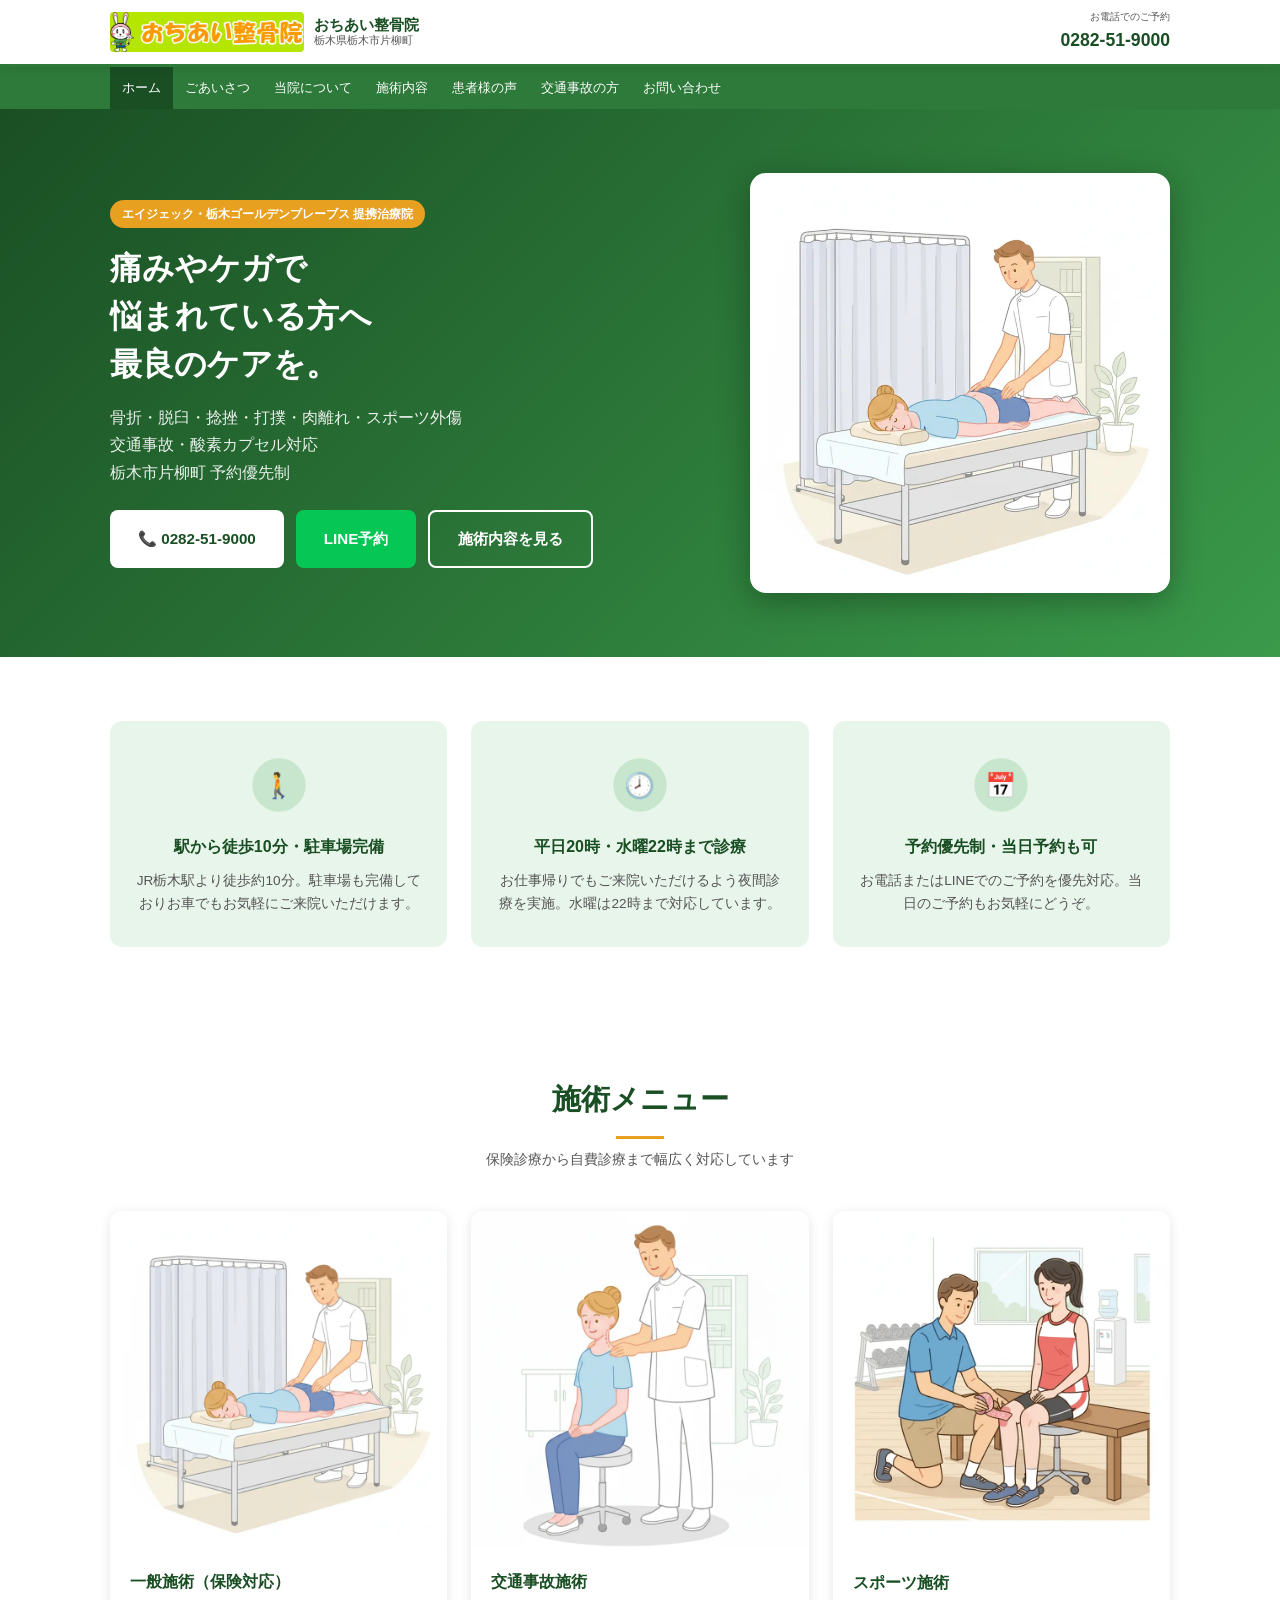
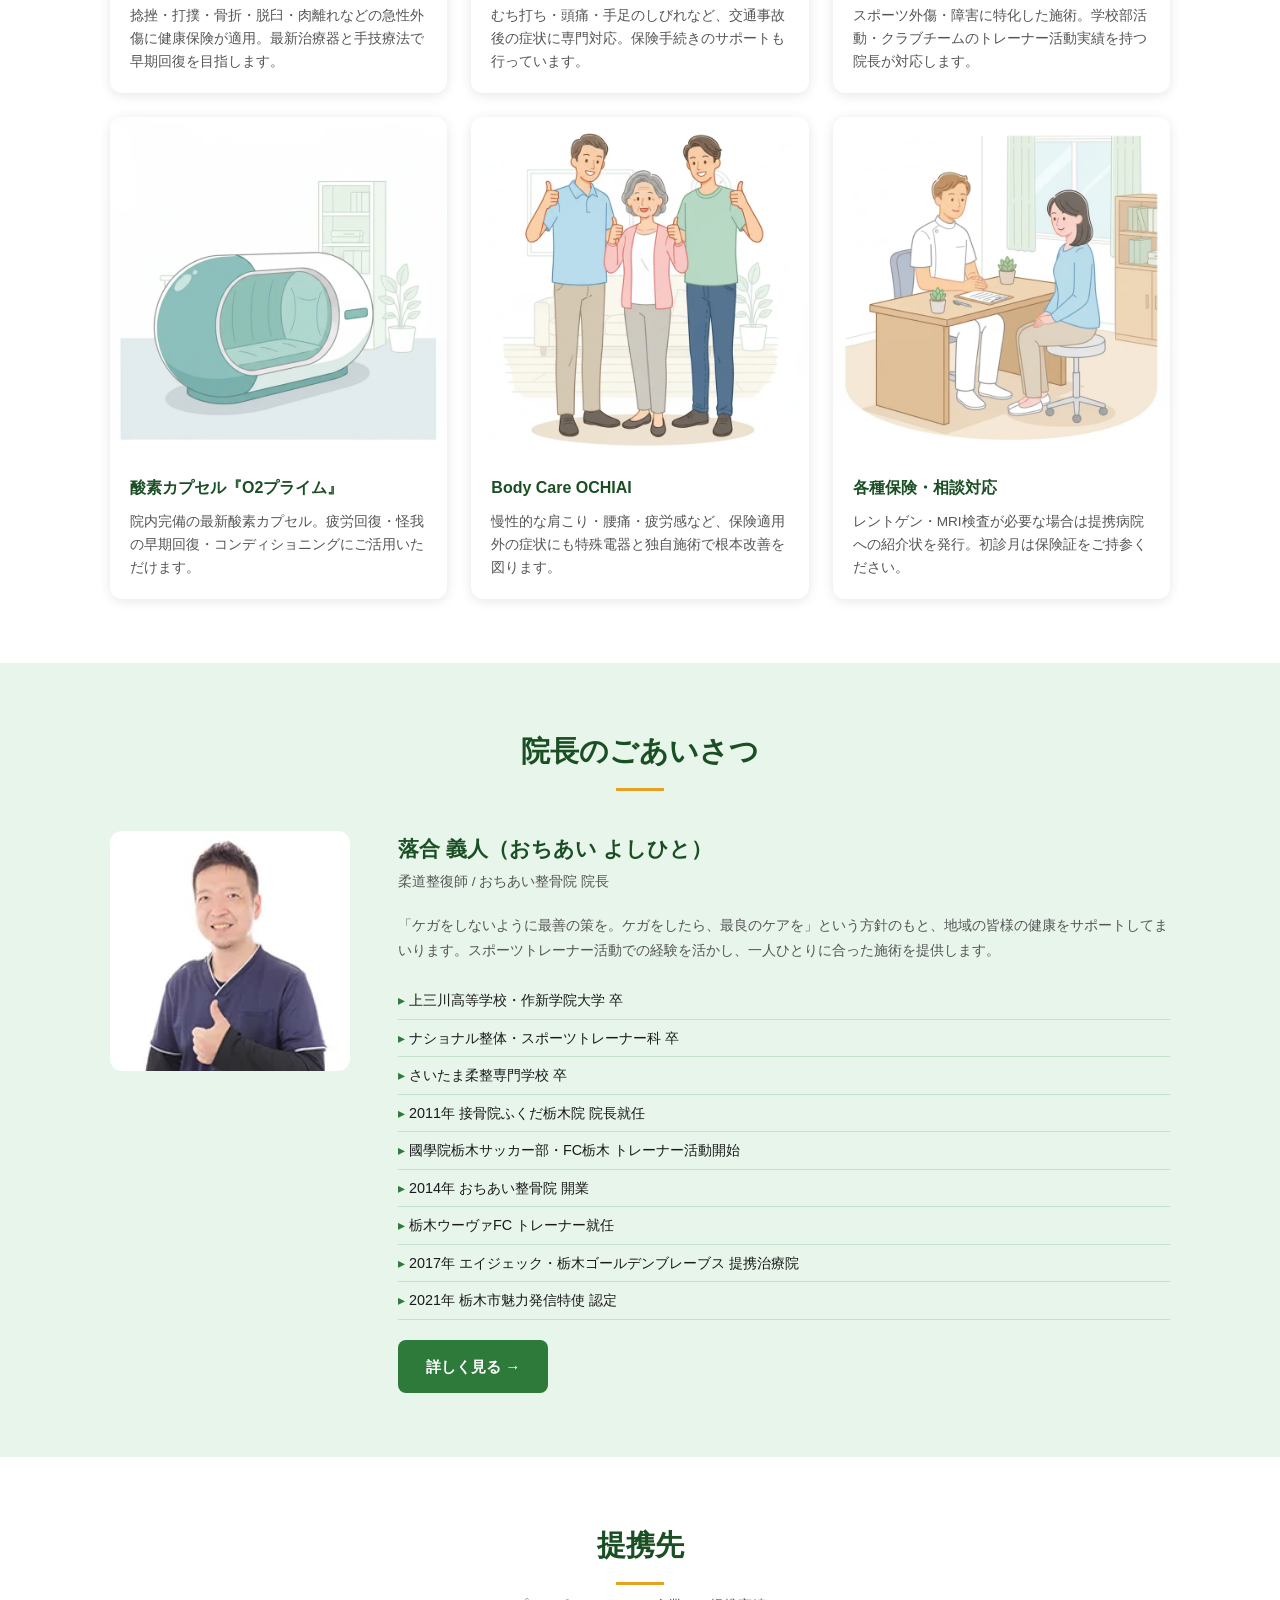
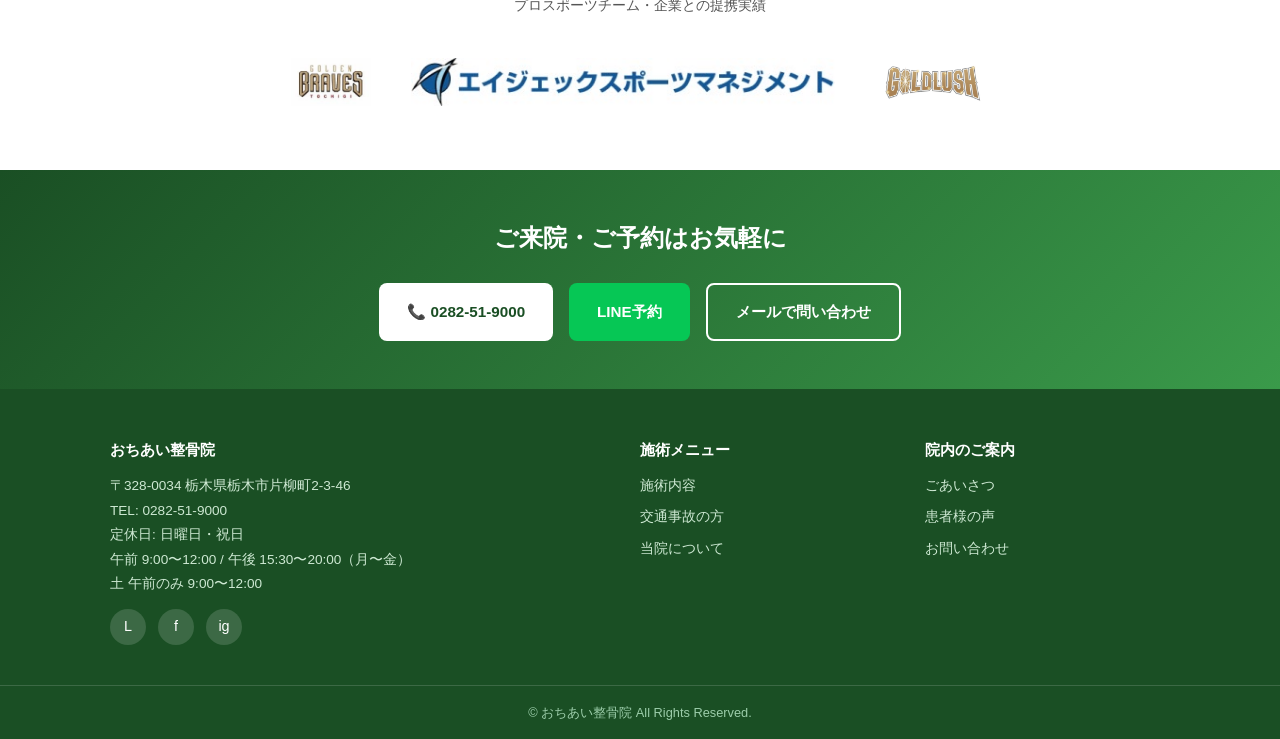
<file: index.html>
<!DOCTYPE html>
<html lang="ja">
<head>
  <meta charset="UTF-8">
  <meta name="viewport" content="width=device-width, initial-scale=1.0">
  <title>おちあい整骨院 | 栃木市片柳町 – スポーツ・交通事故・日常のケガに対応</title>
  <meta name="description" content="栃木県栃木市片柳町のおちあい整骨院。柔道整復師・落合義人院長が、スポーツ外傷・交通事故・骨折・捻挫・腰痛などに対応。酸素カプセルO2プライム完備。エイジェック・栃木ゴールデンブレーブス提携。">
  <meta property="og:title" content="おちあい整骨院 | 栃木市片柳町">
  <meta property="og:description" content="スポーツ外傷・交通事故・骨折・捻挫に対応。酸素カプセル完備。栃木市片柳町の整骨院。">
  <meta property="og:image" content="images/topimg.webp">
  <meta name="twitter:card" content="summary_large_image">
  <link rel="canonical" href="https://ochiai-bs-44.com/">
  <meta name="theme-color" content="#2d7a3a">
  <link rel="stylesheet" href="assets/site.css">
  <script type="application/ld+json">
  {
    "@context": "https://schema.org",
    "@type": "LocalBusiness",
    "name": "おちあい整骨院",
    "url": "https://ochiai-bs-44.com/",
    "telephone": "0282-51-9000",
    "address": {
      "@type": "PostalAddress",
      "addressCountry": "JP",
      "addressRegion": "栃木県",
      "addressLocality": "栃木市",
      "streetAddress": "片柳町2-3-46",
      "postalCode": "3280034"
    }
  }
  </script>
</head>
<body>
<a href="#main" class="skip-link">メインコンテンツへ</a>
<header class="site-header">
  <div class="header-inner">
    <a href="index.html" class="site-logo">
      <img loading="lazy" decoding="async" src="images/logo_pc.jpg" alt="おちあい整骨院ロゴ">
      <span class="site-logo-text">おちあい整骨院<small>栃木県栃木市片柳町</small></span>
    </a>
    <div class="header-tel"><span>お電話でのご予約</span><a href="tel:0282-51-9000">0282-51-9000</a></div>
    <button class="hamburger" aria-label="メニューを開く" aria-expanded="false"><span></span><span></span><span></span></button>
  </div>
</header>
<nav class="global-nav" aria-label="グローバルナビゲーション">
  <div class="nav-inner">
    <a href="index.html" aria-current="page">ホーム</a>
    <a href="greeting.html">ごあいさつ</a>
    <a href="about.html">当院について</a>
    <a href="sejutsu.html">施術内容</a>
    <a href="voice.html">患者様の声</a>
    <a href="accident.html">交通事故の方</a>
    <a href="contact.html">お問い合わせ</a>
  </div>
</nav>
<div class="nav-backdrop" aria-hidden="true"></div>

<main id="main">
  <!-- Hero -->
  <section class="hero">
    <div class="hero-inner">
      <div>
        <span class="hero-badge">エイジェック・栃木ゴールデンブレーブス 提携治療院</span>
        <h1>痛みやケガで<br>悩まれている方へ<br>最良のケアを。</h1>
        <p>骨折・脱臼・捻挫・打撲・肉離れ・スポーツ外傷<br>交通事故・酸素カプセル対応<br>栃木市片柳町 予約優先制</p>
        <div class="hero-btns">
          <a href="tel:0282-51-9000" class="btn btn-tel">📞 0282-51-9000</a>
          <a href="https://page.line.me/jvv3916t" class="btn btn-line" target="_blank" rel="noopener">LINE予約</a>
          <a href="sejutsu.html" class="btn btn-outline">施術内容を見る</a>
        </div>
      </div>
      <div class="hero-img">
        <img loading="lazy" decoding="async" src="images/service_general.webp" alt="施術風景">
      </div>
    </div>
  </section>

  <!-- Features -->
  <section class="features">
    <div class="features-grid">
      <div class="feature-card reveal">
        <div class="feature-icon">
          <svg viewBox="-4 -4 72 72" width="64" height="64" overflow="visible" aria-hidden="true">
            <circle cx="32" cy="32" r="30" fill="#c8e6cd"/>
            <text x="32" y="42" font-size="28" text-anchor="middle">🚶</text>
          </svg>
        </div>
        <h3>駅から徒歩10分・駐車場完備</h3>
        <p>JR栃木駅より徒歩約10分。駐車場も完備しておりお車でもお気軽にご来院いただけます。</p>
      </div>
      <div class="feature-card reveal">
        <div class="feature-icon">
          <svg viewBox="-4 -4 72 72" width="64" height="64" overflow="visible" aria-hidden="true">
            <circle cx="32" cy="32" r="30" fill="#c8e6cd"/>
            <text x="32" y="42" font-size="28" text-anchor="middle">🕗</text>
          </svg>
        </div>
        <h3>平日20時・水曜22時まで診療</h3>
        <p>お仕事帰りでもご来院いただけるよう夜間診療を実施。水曜は22時まで対応しています。</p>
      </div>
      <div class="feature-card reveal">
        <div class="feature-icon">
          <svg viewBox="-4 -4 72 72" width="64" height="64" overflow="visible" aria-hidden="true">
            <circle cx="32" cy="32" r="30" fill="#c8e6cd"/>
            <text x="32" y="42" font-size="28" text-anchor="middle">📅</text>
          </svg>
        </div>
        <h3>予約優先制・当日予約も可</h3>
        <p>お電話またはLINEでのご予約を優先対応。当日のご予約もお気軽にどうぞ。</p>
      </div>
    </div>
  </section>

  <!-- Services -->
  <section class="section section-alt">
    <div class="section-inner">
      <h2 class="section-title reveal">施術メニュー</h2>
      <p class="section-sub reveal">保険診療から自費診療まで幅広く対応しています</p>
      <div class="service-grid">
        <div class="service-card reveal">
          <img loading="lazy" decoding="async" src="images/service_general.webp" alt="一般施術">
          <div class="service-card-body">
            <h3>一般施術（保険対応）</h3>
            <p>捻挫・打撲・骨折・脱臼・肉離れなどの急性外傷に健康保険が適用。最新治療器と手技療法で早期回復を目指します。</p>
          </div>
        </div>
        <div class="service-card reveal">
          <img loading="lazy" decoding="async" src="images/service_accident.webp" alt="交通事故施術">
          <div class="service-card-body">
            <h3>交通事故施術</h3>
            <p>むち打ち・頭痛・手足のしびれなど、交通事故後の症状に専門対応。保険手続きのサポートも行っています。</p>
          </div>
        </div>
        <div class="service-card reveal">
          <img loading="lazy" decoding="async" src="images/service_sports.webp" alt="スポーツ施術">
          <div class="service-card-body">
            <h3>スポーツ施術</h3>
            <p>スポーツ外傷・障害に特化した施術。学校部活動・クラブチームのトレーナー活動実績を持つ院長が対応します。</p>
          </div>
        </div>
        <div class="service-card reveal">
          <img loading="lazy" decoding="async" src="images/service_oxygen.webp" alt="酸素カプセル">
          <div class="service-card-body">
            <h3>酸素カプセル『O2プライム』</h3>
            <p>院内完備の最新酸素カプセル。疲労回復・怪我の早期回復・コンディショニングにご活用いただけます。</p>
          </div>
        </div>
        <div class="service-card reveal">
          <img loading="lazy" decoding="async" src="images/recovery_group.webp" alt="Body Care OCHIAI">
          <div class="service-card-body">
            <h3>Body Care OCHIAI</h3>
            <p>慢性的な肩こり・腰痛・疲労感など、保険適用外の症状にも特殊電器と独自施術で根本改善を図ります。</p>
          </div>
        </div>
        <div class="service-card reveal">
          <img loading="lazy" decoding="async" src="images/accident_consult.webp" alt="各種保険相談">
          <div class="service-card-body">
            <h3>各種保険・相談対応</h3>
            <p>レントゲン・MRI検査が必要な場合は提携病院への紹介状を発行。初診月は保険証をご持参ください。</p>
          </div>
        </div>
      </div>
    </div>
  </section>

  <!-- Doctor -->
  <section class="section doctor-section">
    <div class="section-inner">
      <h2 class="section-title reveal">院長のごあいさつ</h2>
      <div class="doctor-grid" style="margin-top:40px;">
        <div class="doctor-img reveal">
          <img loading="lazy" decoding="async" src="images/gr_incho.webp" alt="院長 落合義人" style="border-radius:12px; width:100%; object-fit:cover; object-position:top center;">
        </div>
        <div class="reveal">
          <p class="doctor-name">落合 義人（おちあい よしひと）</p>
          <p class="doctor-title">柔道整復師 / おちあい整骨院 院長</p>
          <p style="font-size:.9rem; margin-bottom:20px; color:var(--text-muted);">「ケガをしないように最善の策を。ケガをしたら、最良のケアを」という方針のもと、地域の皆様の健康をサポートしてまいります。スポーツトレーナー活動での経験を活かし、一人ひとりに合った施術を提供します。</p>
          <ul class="doctor-career">
            <li>上三川高等学校・作新学院大学 卒</li>
            <li>ナショナル整体・スポーツトレーナー科 卒</li>
            <li>さいたま柔整専門学校 卒</li>
            <li>2011年 接骨院ふくだ栃木院 院長就任</li>
            <li>國學院栃木サッカー部・FC栃木 トレーナー活動開始</li>
            <li>2014年 おちあい整骨院 開業</li>
            <li>栃木ウーヴァFC トレーナー就任</li>
            <li>2017年 エイジェック・栃木ゴールデンブレーブス 提携治療院</li>
            <li>2021年 栃木市魅力発信特使 認定</li>
          </ul>
          <a href="greeting.html" class="btn btn-primary" style="margin-top:20px; display:inline-flex;">詳しく見る →</a>
        </div>
      </div>
    </div>
  </section>

  <!-- Partners -->
  <section class="section section-alt">
    <div class="section-inner">
      <h2 class="section-title reveal">提携先</h2>
      <p class="section-sub reveal">プロスポーツチーム・企業との提携実績</p>
      <div class="partners-row reveal">
        <img loading="lazy" decoding="async" src="images/braves.jpg" alt="栃木ゴールデンブレーブス">
        <img loading="lazy" decoding="async" src="images/agekke.jpg" alt="エイジェック">
        <img loading="lazy" decoding="async" src="images/goldlush.webp" alt="GOLDLUSH">
      </div>
    </div>
  </section>

  <!-- CTA -->
  <section class="cta-banner">
    <h2>ご来院・ご予約はお気軽に</h2>
    <div class="cta-btns">
      <a href="tel:0282-51-9000" class="btn btn-tel">📞 0282-51-9000</a>
      <a href="https://page.line.me/jvv3916t" class="btn btn-line" target="_blank" rel="noopener">LINE予約</a>
      <a href="contact.html" class="btn btn-outline">メールで問い合わせ</a>
    </div>
  </section>
</main>

<footer class="site-footer">
  <div class="footer-inner">
    <div>
      <p class="footer-heading">おちあい整骨院</p>
      <div class="footer-info">
        <p>〒328-0034 栃木県栃木市片柳町2-3-46<br>
        TEL: <a href="tel:0282-51-9000">0282-51-9000</a><br>
        定休日: 日曜日・祝日<br>
        午前 9:00〜12:00 / 午後 15:30〜20:00（月〜金）<br>
        土 午前のみ 9:00〜12:00</p>
      </div>
      <div class="social-row">
        <a href="https://page.line.me/jvv3916t" target="_blank" rel="noopener" aria-label="LINE">L</a>
        <a href="https://www.facebook.com/ochiai.sekkotsu" target="_blank" rel="noopener" aria-label="Facebook">f</a>
        <a href="https://www.instagram.com/ochiai_sekkotsu/" target="_blank" rel="noopener" aria-label="Instagram">ig</a>
      </div>
    </div>
    <div>
      <p class="footer-heading">施術メニュー</p>
      <nav class="footer-nav">
        <a href="sejutsu.html">施術内容</a>
        <a href="accident.html">交通事故の方</a>
        <a href="about.html">当院について</a>
      </nav>
    </div>
    <div>
      <p class="footer-heading">院内のご案内</p>
      <nav class="footer-nav">
        <a href="greeting.html">ごあいさつ</a>
        <a href="voice.html">患者様の声</a>
        <a href="contact.html">お問い合わせ</a>
      </nav>
    </div>
  </div>
  <p class="footer-copyright">© おちあい整骨院 All Rights Reserved.</p>
</footer>
<script src="assets/site.js" defer></script>
</body>
</html>
</file>
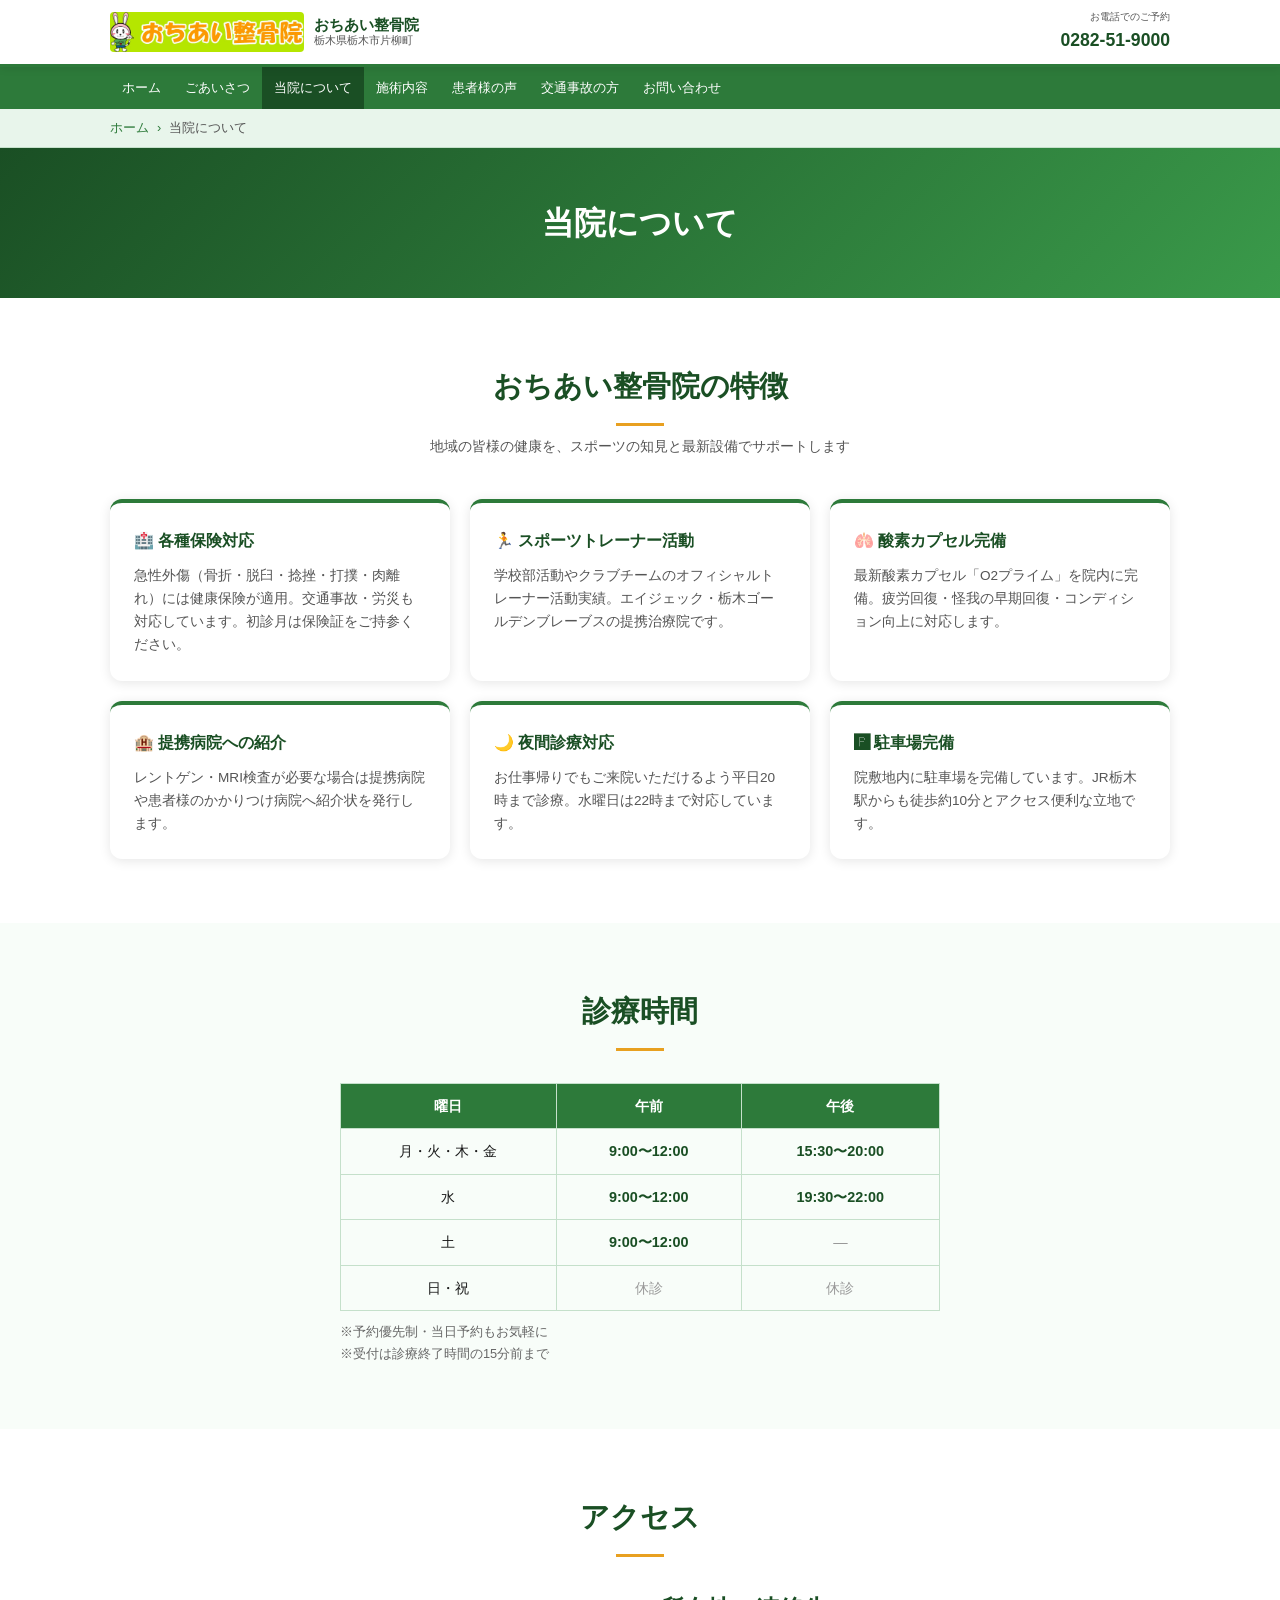
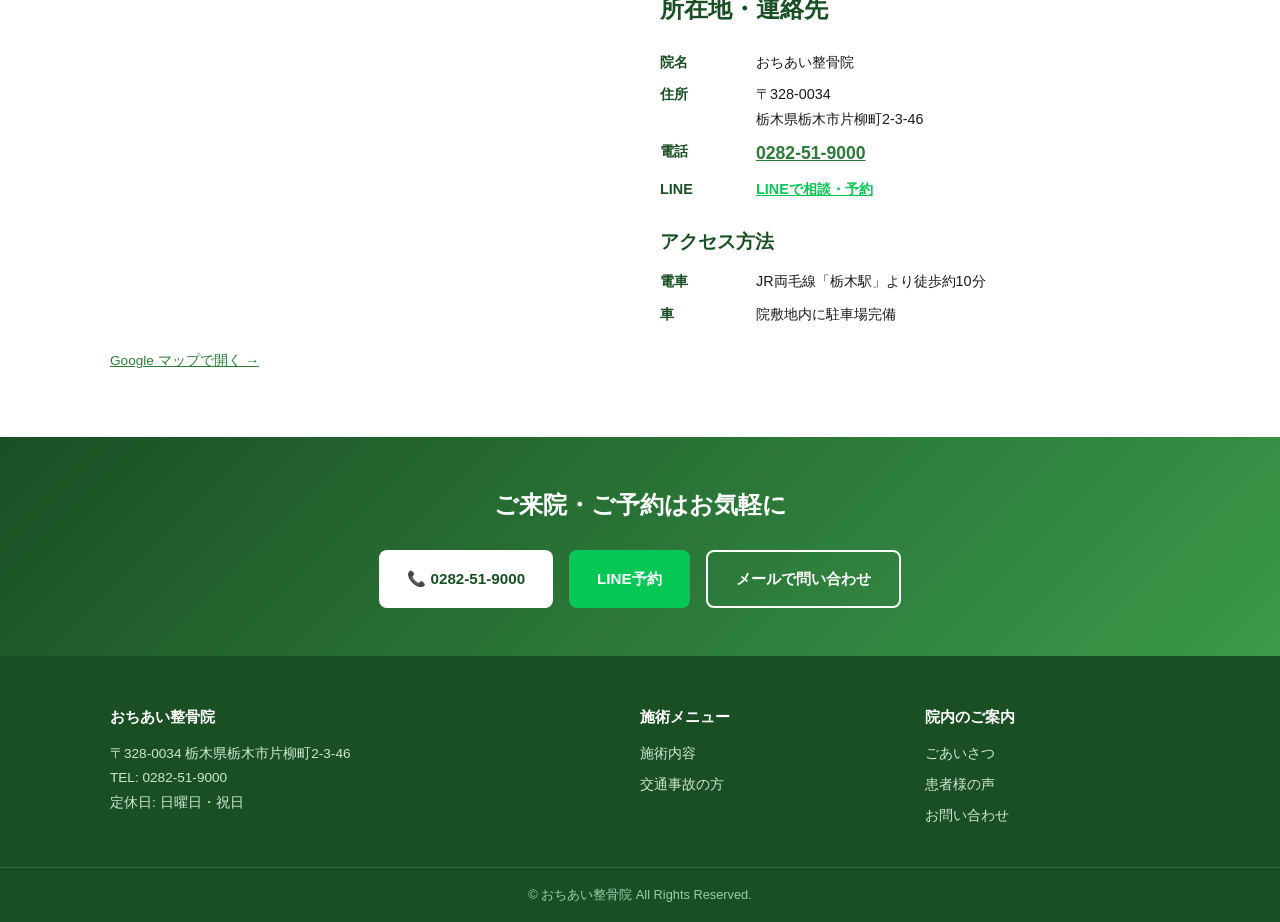
<file: about.html>
<!DOCTYPE html>
<html lang="ja">
<head>
  <meta charset="UTF-8">
  <meta name="viewport" content="width=device-width, initial-scale=1.0">
  <title>当院について | おちあい整骨院</title>
  <meta name="description" content="おちあい整骨院の特徴・診療時間・アクセスなど院の情報をご紹介します。酸素カプセル完備。提携病院への紹介状も対応。">
  <meta property="og:title" content="当院について | おちあい整骨院">
  <meta property="og:description" content="診療時間・特徴・設備・アクセス情報。栃木市片柳町のおちあい整骨院。">
  <meta property="og:image" content="images/topimg.webp">
  <meta name="twitter:card" content="summary_large_image">
  <link rel="canonical" href="https://ochiai-bs-44.com/about/">
  <meta name="theme-color" content="#2d7a3a">
  <link rel="stylesheet" href="assets/site.css">
</head>
<body>
<a href="#main" class="skip-link">メインコンテンツへ</a>
<header class="site-header">
  <div class="header-inner">
    <a href="index.html" class="site-logo">
      <img loading="lazy" decoding="async" src="images/logo_pc.jpg" alt="おちあい整骨院ロゴ">
      <span class="site-logo-text">おちあい整骨院<small>栃木県栃木市片柳町</small></span>
    </a>
    <div class="header-tel"><span>お電話でのご予約</span><a href="tel:0282-51-9000">0282-51-9000</a></div>
    <button class="hamburger" aria-label="メニューを開く" aria-expanded="false"><span></span><span></span><span></span></button>
  </div>
</header>
<nav class="global-nav" aria-label="グローバルナビゲーション">
  <div class="nav-inner">
    <a href="index.html">ホーム</a>
    <a href="greeting.html">ごあいさつ</a>
    <a href="about.html" aria-current="page">当院について</a>
    <a href="sejutsu.html">施術内容</a>
    <a href="voice.html">患者様の声</a>
    <a href="accident.html">交通事故の方</a>
    <a href="contact.html">お問い合わせ</a>
  </div>
</nav>
<div class="nav-backdrop" aria-hidden="true"></div>
<nav class="breadcrumb" aria-label="パンくずリスト"><div class="breadcrumb-inner"><a href="index.html">ホーム</a>当院について</div></nav>

<div class="page-hero"><h1>当院について</h1></div>

<main id="main">
  <!-- 特徴 -->
  <section class="section section-alt">
    <div class="section-inner">
      <h2 class="section-title reveal">おちあい整骨院の特徴</h2>
      <p class="section-sub reveal">地域の皆様の健康を、スポーツの知見と最新設備でサポートします</p>
      <div class="info-cards" style="margin-top:32px;">
        <div class="info-card reveal">
          <h3>🏥 各種保険対応</h3>
          <p>急性外傷（骨折・脱臼・捻挫・打撲・肉離れ）には健康保険が適用。交通事故・労災も対応しています。初診月は保険証をご持参ください。</p>
        </div>
        <div class="info-card reveal">
          <h3>🏃 スポーツトレーナー活動</h3>
          <p>学校部活動やクラブチームのオフィシャルトレーナー活動実績。エイジェック・栃木ゴールデンブレーブスの提携治療院です。</p>
        </div>
        <div class="info-card reveal">
          <h3>🫁 酸素カプセル完備</h3>
          <p>最新酸素カプセル「O2プライム」を院内に完備。疲労回復・怪我の早期回復・コンディション向上に対応します。</p>
        </div>
        <div class="info-card reveal">
          <h3>🏨 提携病院への紹介</h3>
          <p>レントゲン・MRI検査が必要な場合は提携病院や患者様のかかりつけ病院へ紹介状を発行します。</p>
        </div>
        <div class="info-card reveal">
          <h3>🌙 夜間診療対応</h3>
          <p>お仕事帰りでもご来院いただけるよう平日20時まで診療。水曜日は22時まで対応しています。</p>
        </div>
        <div class="info-card reveal">
          <h3>🅿 駐車場完備</h3>
          <p>院敷地内に駐車場を完備しています。JR栃木駅からも徒歩約10分とアクセス便利な立地です。</p>
        </div>
      </div>
    </div>
  </section>

  <!-- 診療時間 -->
  <section class="section">
    <div class="section-inner">
      <h2 class="section-title reveal">診療時間</h2>
      <div style="max-width:600px; margin:32px auto 0;" class="reveal">
        <table class="hours-table">
          <thead><tr><th>曜日</th><th>午前</th><th>午後</th></tr></thead>
          <tbody>
            <tr><td>月・火・木・金</td><td class="open-mark">9:00〜12:00</td><td class="open-mark">15:30〜20:00</td></tr>
            <tr><td>水</td><td class="open-mark">9:00〜12:00</td><td class="open-mark">19:30〜22:00</td></tr>
            <tr><td>土</td><td class="open-mark">9:00〜12:00</td><td class="close-mark">—</td></tr>
            <tr><td>日・祝</td><td class="close-mark">休診</td><td class="close-mark">休診</td></tr>
          </tbody>
        </table>
        <p style="font-size:.8rem; color:#666; margin-top:10px;">※予約優先制・当日予約もお気軽に<br>※受付は診療終了時間の15分前まで</p>
      </div>
    </div>
  </section>

  <!-- アクセス -->
  <section class="section section-alt">
    <div class="section-inner">
      <h2 class="section-title reveal">アクセス</h2>
      <div class="access-grid reveal" style="margin-top:32px;">
        <div>
          <iframe
            src="https://maps.google.com/maps?q=栃木県栃木市片柳町2-3-46+おちあい整骨院&output=embed&hl=ja&z=16"
            title="おちあい整骨院 地図"
            allowfullscreen
            loading="lazy"
          ></iframe>
          <a href="https://maps.google.com/maps?q=栃木県栃木市片柳町2-3-46+おちあい整骨院" target="_blank" rel="noopener" style="display:inline-block;margin-top:12px;color:var(--green);font-size:.85rem;">Google マップで開く →</a>
        </div>
        <div>
          <h2 style="color:var(--green-dark); margin-bottom:20px;">所在地・連絡先</h2>
          <dl class="access-info">
            <dt>院名</dt><dd>おちあい整骨院</dd>
            <dt>住所</dt><dd>〒328-0034<br>栃木県栃木市片柳町2-3-46</dd>
            <dt>電話</dt><dd><a href="tel:0282-51-9000" style="color:var(--green); font-weight:700; font-size:1.1rem;">0282-51-9000</a></dd>
            <dt>LINE</dt><dd><a href="https://page.line.me/jvv3916t" target="_blank" rel="noopener" style="color:#06c755; font-weight:700;">LINEで相談・予約</a></dd>
          </dl>
          <h3 style="color:var(--green-dark); margin:24px 0 12px;">アクセス方法</h3>
          <dl class="access-info">
            <dt>電車</dt><dd>JR両毛線「栃木駅」より徒歩約10分</dd>
            <dt>車</dt><dd>院敷地内に駐車場完備</dd>
          </dl>
        </div>
      </div>
    </div>
  </section>

  <section class="cta-banner">
    <h2>ご来院・ご予約はお気軽に</h2>
    <div class="cta-btns">
      <a href="tel:0282-51-9000" class="btn btn-tel">📞 0282-51-9000</a>
      <a href="https://page.line.me/jvv3916t" class="btn btn-line" target="_blank" rel="noopener">LINE予約</a>
      <a href="contact.html" class="btn btn-outline">メールで問い合わせ</a>
    </div>
  </section>
</main>

<footer class="site-footer">
  <div class="footer-inner">
    <div>
      <p class="footer-heading">おちあい整骨院</p>
      <div class="footer-info"><p>〒328-0034 栃木県栃木市片柳町2-3-46<br>TEL: <a href="tel:0282-51-9000">0282-51-9000</a><br>定休日: 日曜日・祝日</p></div>
    </div>
    <div>
      <p class="footer-heading">施術メニュー</p>
      <nav class="footer-nav"><a href="sejutsu.html">施術内容</a><a href="accident.html">交通事故の方</a></nav>
    </div>
    <div>
      <p class="footer-heading">院内のご案内</p>
      <nav class="footer-nav"><a href="greeting.html">ごあいさつ</a><a href="voice.html">患者様の声</a><a href="contact.html">お問い合わせ</a></nav>
    </div>
  </div>
  <p class="footer-copyright">© おちあい整骨院 All Rights Reserved.</p>
</footer>
<script src="assets/site.js" defer></script>
</body>
</html>
</file>
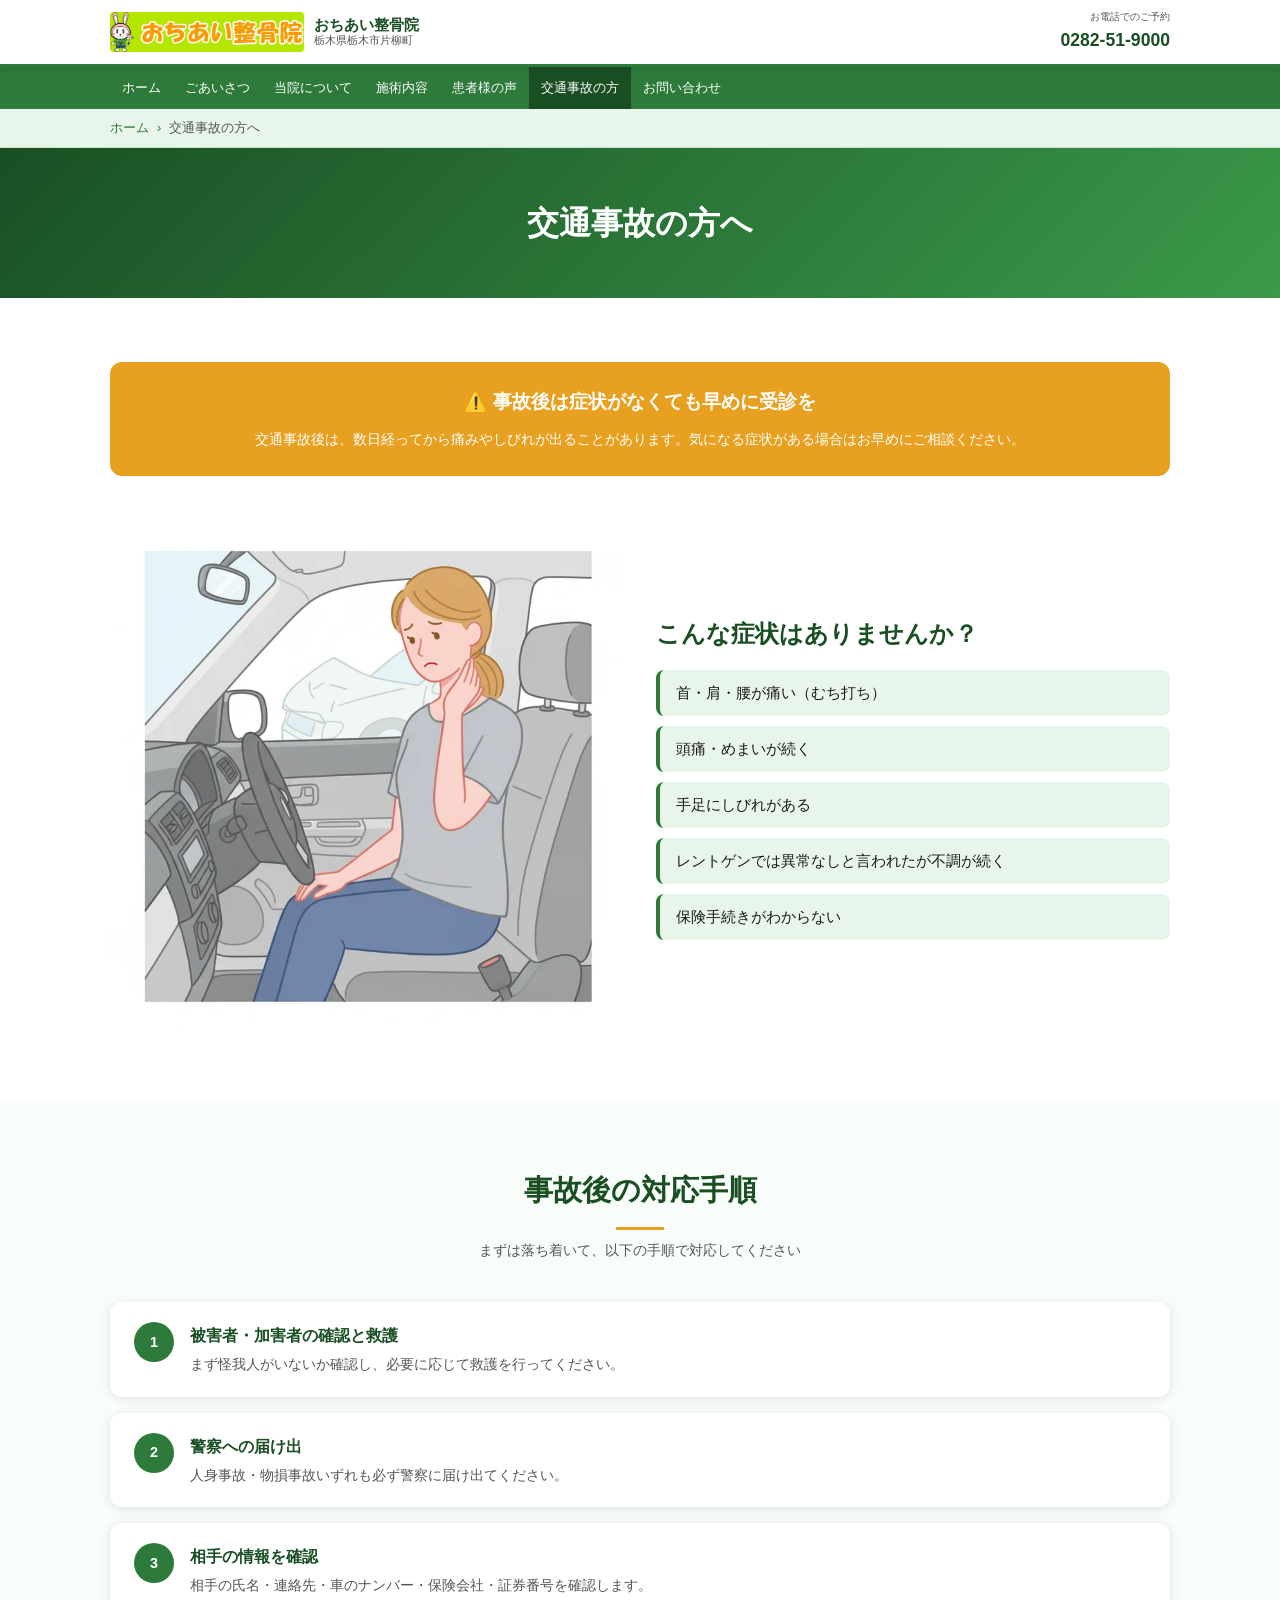
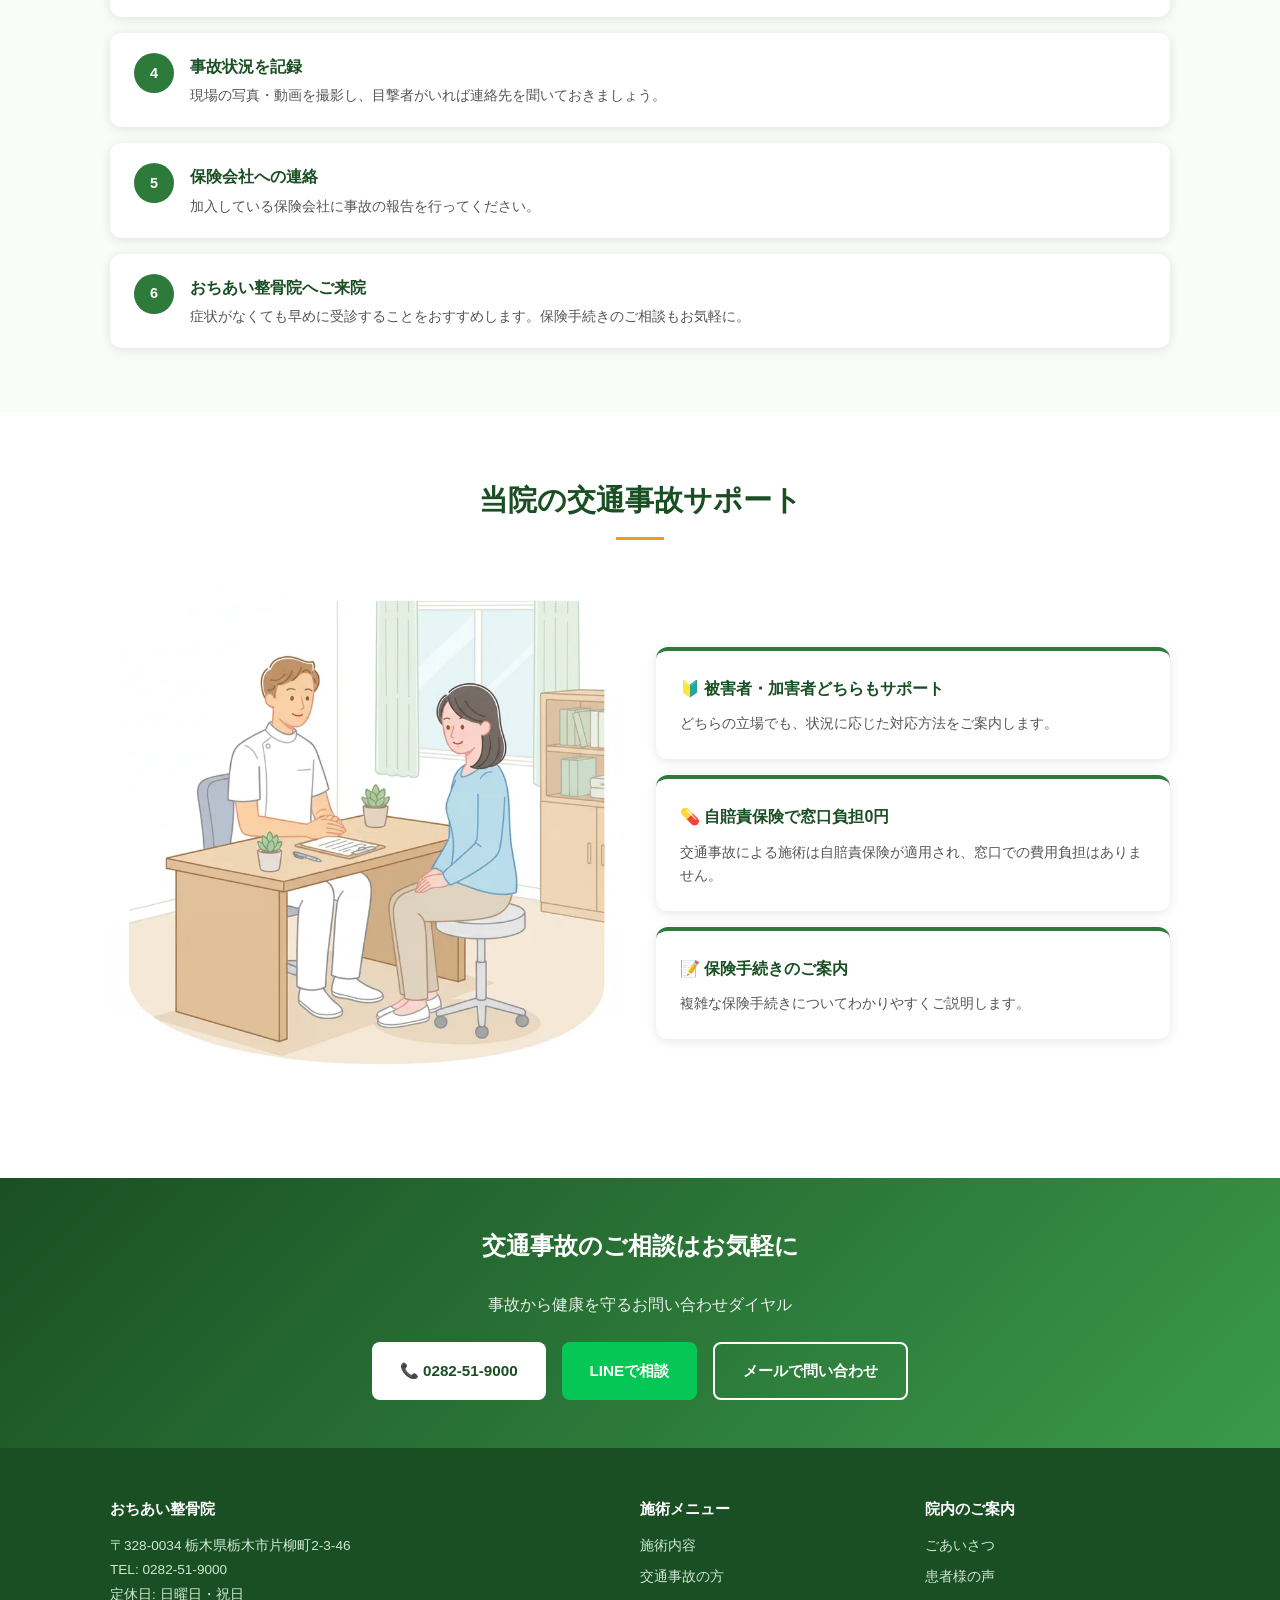
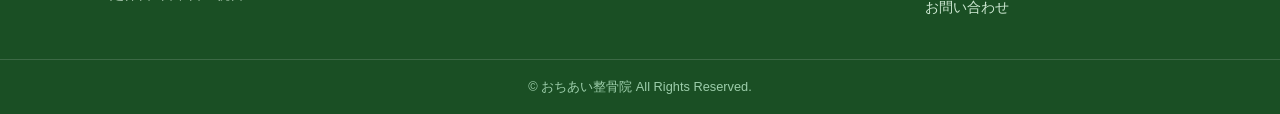
<file: accident.html>
<!DOCTYPE html>
<html lang="ja">
<head>
  <meta charset="UTF-8">
  <meta name="viewport" content="width=device-width, initial-scale=1.0">
  <title>交通事故の方へ | おちあい整骨院</title>
  <meta name="description" content="交通事故後のむち打ち・頭痛・腰痛・しびれに対応。自賠責保険適用。保険手続きサポートあり。おちあい整骨院（栃木市片柳町）。">
  <meta property="og:title" content="交通事故の方へ | おちあい整骨院">
  <meta property="og:description" content="交通事故後の症状に専門対応。自賠責保険適用・保険手続きサポートあり。栃木市片柳町のおちあい整骨院。">
  <meta property="og:image" content="images/topimg.webp">
  <meta name="twitter:card" content="summary_large_image">
  <link rel="canonical" href="https://ochiai-bs-44.com/accident/">
  <meta name="theme-color" content="#2d7a3a">
  <link rel="stylesheet" href="assets/site.css">
</head>
<body>
<a href="#main" class="skip-link">メインコンテンツへ</a>
<header class="site-header">
  <div class="header-inner">
    <a href="index.html" class="site-logo">
      <img loading="lazy" decoding="async" src="images/logo_pc.jpg" alt="おちあい整骨院ロゴ">
      <span class="site-logo-text">おちあい整骨院<small>栃木県栃木市片柳町</small></span>
    </a>
    <div class="header-tel"><span>お電話でのご予約</span><a href="tel:0282-51-9000">0282-51-9000</a></div>
    <button class="hamburger" aria-label="メニューを開く" aria-expanded="false"><span></span><span></span><span></span></button>
  </div>
</header>
<nav class="global-nav" aria-label="グローバルナビゲーション">
  <div class="nav-inner">
    <a href="index.html">ホーム</a>
    <a href="greeting.html">ごあいさつ</a>
    <a href="about.html">当院について</a>
    <a href="sejutsu.html">施術内容</a>
    <a href="voice.html">患者様の声</a>
    <a href="accident.html" aria-current="page">交通事故の方</a>
    <a href="contact.html">お問い合わせ</a>
  </div>
</nav>
<div class="nav-backdrop" aria-hidden="true"></div>
<nav class="breadcrumb" aria-label="パンくずリスト"><div class="breadcrumb-inner"><a href="index.html">ホーム</a>交通事故の方へ</div></nav>

<div class="page-hero"><h1>交通事故の方へ</h1></div>

<main id="main">
  <!-- 注意喚起 -->
  <section class="section section-alt">
    <div class="section-inner">
      <div style="background:var(--accent); color:#fff; border-radius:12px; padding:24px 32px; text-align:center; margin-bottom:40px;" class="reveal">
        <h2 style="font-size:1.2rem; margin-bottom:8px;">⚠️ 事故後は症状がなくても早めに受診を</h2>
        <p style="font-size:.9rem;">交通事故後は、数日経ってから痛みやしびれが出ることがあります。気になる症状がある場合はお早めにご相談ください。</p>
      </div>
      <div style="display:grid; grid-template-columns:1fr 1fr; gap:32px; align-items:center;" class="reveal">
        <div>
          <img loading="lazy" decoding="async" src="images/accident_scene.webp" alt="交通事故" style="width:100%; border-radius:12px; aspect-ratio:1/1; object-fit:cover;">
        </div>
        <div>
          <h2 style="color:var(--green-dark); margin-bottom:16px;">こんな症状はありませんか？</h2>
          <ul style="font-size:.95rem; list-style:none; display:flex; flex-direction:column; gap:10px;">
            <li style="padding:10px 16px; background:var(--green-light); border-radius:8px; border-left:4px solid var(--green);">首・肩・腰が痛い（むち打ち）</li>
            <li style="padding:10px 16px; background:var(--green-light); border-radius:8px; border-left:4px solid var(--green);">頭痛・めまいが続く</li>
            <li style="padding:10px 16px; background:var(--green-light); border-radius:8px; border-left:4px solid var(--green);">手足にしびれがある</li>
            <li style="padding:10px 16px; background:var(--green-light); border-radius:8px; border-left:4px solid var(--green);">レントゲンでは異常なしと言われたが不調が続く</li>
            <li style="padding:10px 16px; background:var(--green-light); border-radius:8px; border-left:4px solid var(--green);">保険手続きがわからない</li>
          </ul>
        </div>
      </div>
    </div>
  </section>

  <!-- 事故後の流れ -->
  <section class="section">
    <div class="section-inner">
      <h2 class="section-title reveal">事故後の対応手順</h2>
      <p class="section-sub reveal">まずは落ち着いて、以下の手順で対応してください</p>
      <div class="steps" style="margin-top:32px;">
        <div class="step reveal">
          <div class="step-num">1</div>
          <div><h3>被害者・加害者の確認と救護</h3><p>まず怪我人がいないか確認し、必要に応じて救護を行ってください。</p></div>
        </div>
        <div class="step reveal">
          <div class="step-num">2</div>
          <div><h3>警察への届け出</h3><p>人身事故・物損事故いずれも必ず警察に届け出てください。</p></div>
        </div>
        <div class="step reveal">
          <div class="step-num">3</div>
          <div><h3>相手の情報を確認</h3><p>相手の氏名・連絡先・車のナンバー・保険会社・証券番号を確認します。</p></div>
        </div>
        <div class="step reveal">
          <div class="step-num">4</div>
          <div><h3>事故状況を記録</h3><p>現場の写真・動画を撮影し、目撃者がいれば連絡先を聞いておきましょう。</p></div>
        </div>
        <div class="step reveal">
          <div class="step-num">5</div>
          <div><h3>保険会社への連絡</h3><p>加入している保険会社に事故の報告を行ってください。</p></div>
        </div>
        <div class="step reveal">
          <div class="step-num">6</div>
          <div><h3>おちあい整骨院へご来院</h3><p>症状がなくても早めに受診することをおすすめします。保険手続きのご相談もお気軽に。</p></div>
        </div>
      </div>
    </div>
  </section>

  <!-- サポート内容 -->
  <section class="section section-alt">
    <div class="section-inner">
      <h2 class="section-title reveal">当院の交通事故サポート</h2>
      <div style="display:grid; grid-template-columns:1fr 1fr; gap:32px; margin-top:32px;" class="reveal">
        <div>
          <img loading="lazy" decoding="async" src="images/accident_consult.webp" alt="相談対応" style="width:100%; border-radius:12px; aspect-ratio:1/1; object-fit:cover; margin-bottom:20px;">
        </div>
        <div style="display:flex; flex-direction:column; gap:16px; justify-content:center;">
          <div class="info-card"><h3>🔰 被害者・加害者どちらもサポート</h3><p>どちらの立場でも、状況に応じた対応方法をご案内します。</p></div>
          <div class="info-card"><h3>💊 自賠責保険で窓口負担0円</h3><p>交通事故による施術は自賠責保険が適用され、窓口での費用負担はありません。</p></div>
          <div class="info-card"><h3>📝 保険手続きのご案内</h3><p>複雑な保険手続きについてわかりやすくご説明します。</p></div>
        </div>
      </div>
    </div>
  </section>

  <!-- CTA -->
  <section class="cta-banner">
    <h2>交通事故のご相談はお気軽に</h2>
    <p style="margin-bottom:24px; opacity:.9;">事故から健康を守るお問い合わせダイヤル</p>
    <div class="cta-btns">
      <a href="tel:0282-51-9000" class="btn btn-tel">📞 0282-51-9000</a>
      <a href="https://page.line.me/jvv3916t" class="btn btn-line" target="_blank" rel="noopener">LINEで相談</a>
      <a href="contact.html" class="btn btn-outline">メールで問い合わせ</a>
    </div>
  </section>
</main>

<footer class="site-footer">
  <div class="footer-inner">
    <div>
      <p class="footer-heading">おちあい整骨院</p>
      <div class="footer-info"><p>〒328-0034 栃木県栃木市片柳町2-3-46<br>TEL: <a href="tel:0282-51-9000">0282-51-9000</a><br>定休日: 日曜日・祝日</p></div>
    </div>
    <div><p class="footer-heading">施術メニュー</p><nav class="footer-nav"><a href="sejutsu.html">施術内容</a><a href="accident.html">交通事故の方</a></nav></div>
    <div><p class="footer-heading">院内のご案内</p><nav class="footer-nav"><a href="greeting.html">ごあいさつ</a><a href="voice.html">患者様の声</a><a href="contact.html">お問い合わせ</a></nav></div>
  </div>
  <p class="footer-copyright">© おちあい整骨院 All Rights Reserved.</p>
</footer>
<script src="assets/site.js" defer></script>
</body>
</html>
</file>
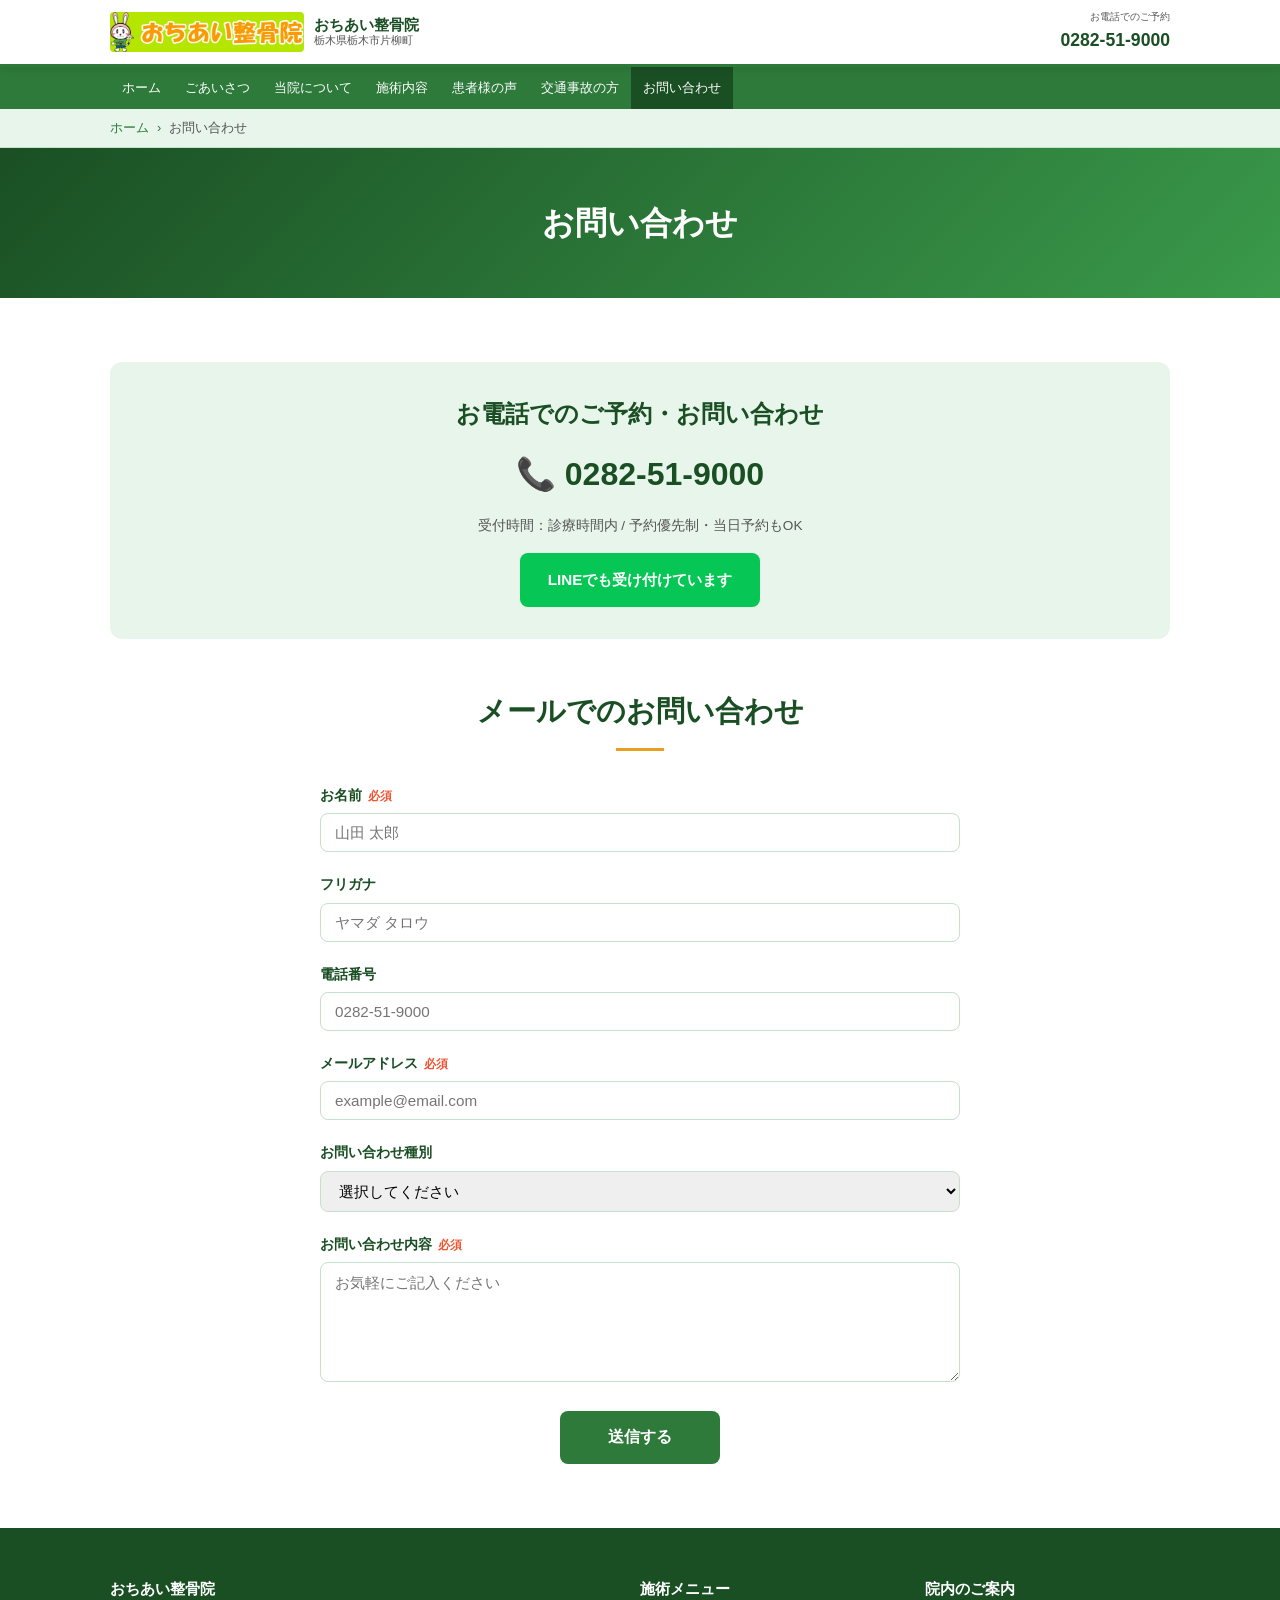
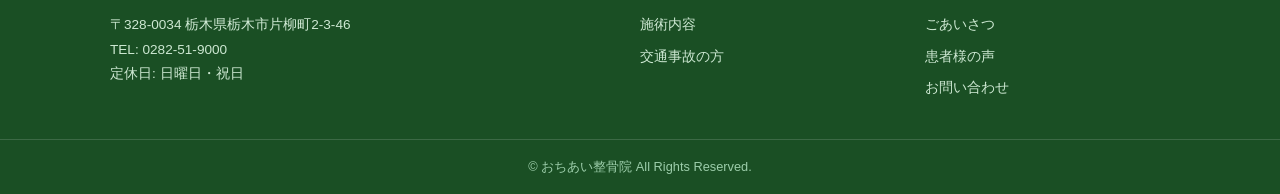
<file: contact.html>
<!DOCTYPE html>
<html lang="ja">
<head>
  <meta charset="UTF-8">
  <meta name="viewport" content="width=device-width, initial-scale=1.0">
  <title>お問い合わせ | おちあい整骨院</title>
  <meta name="description" content="おちあい整骨院へのお問い合わせ。TEL: 0282-51-9000（予約優先制）。メールフォームからもご連絡いただけます。">
  <meta property="og:title" content="お問い合わせ | おちあい整骨院">
  <meta property="og:description" content="おちあい整骨院へのお問い合わせ・ご予約フォーム。栃木市片柳町。">
  <meta property="og:image" content="images/topimg.webp">
  <meta name="twitter:card" content="summary_large_image">
  <link rel="canonical" href="https://ochiai-bs-44.com/contact/">
  <meta name="theme-color" content="#2d7a3a">
  <link rel="stylesheet" href="assets/site.css">
</head>
<body>
<a href="#main" class="skip-link">メインコンテンツへ</a>
<header class="site-header">
  <div class="header-inner">
    <a href="index.html" class="site-logo">
      <img loading="lazy" decoding="async" src="images/logo_pc.jpg" alt="おちあい整骨院ロゴ">
      <span class="site-logo-text">おちあい整骨院<small>栃木県栃木市片柳町</small></span>
    </a>
    <div class="header-tel"><span>お電話でのご予約</span><a href="tel:0282-51-9000">0282-51-9000</a></div>
    <button class="hamburger" aria-label="メニューを開く" aria-expanded="false"><span></span><span></span><span></span></button>
  </div>
</header>
<nav class="global-nav" aria-label="グローバルナビゲーション">
  <div class="nav-inner">
    <a href="index.html">ホーム</a>
    <a href="greeting.html">ごあいさつ</a>
    <a href="about.html">当院について</a>
    <a href="sejutsu.html">施術内容</a>
    <a href="voice.html">患者様の声</a>
    <a href="accident.html">交通事故の方</a>
    <a href="contact.html" aria-current="page">お問い合わせ</a>
  </div>
</nav>
<div class="nav-backdrop" aria-hidden="true"></div>
<nav class="breadcrumb" aria-label="パンくずリスト"><div class="breadcrumb-inner"><a href="index.html">ホーム</a>お問い合わせ</div></nav>

<div class="page-hero"><h1>お問い合わせ</h1></div>

<main id="main">
  <section class="section section-alt">
    <div class="section-inner">
      <!-- お電話 -->
      <div style="background:var(--green-light); border-radius:12px; padding:32px; text-align:center; margin-bottom:48px;" class="reveal">
        <h2 style="color:var(--green-dark); margin-bottom:8px;">お電話でのご予約・お問い合わせ</h2>
        <a href="tel:0282-51-9000" style="font-size:2rem; font-weight:700; color:var(--green-dark); text-decoration:none; display:block; margin:12px 0;">📞 0282-51-9000</a>
        <p style="font-size:.85rem; color:var(--text-muted);">受付時間：診療時間内 / 予約優先制・当日予約もOK</p>
        <a href="https://page.line.me/jvv3916t" class="btn btn-line" style="margin-top:16px; display:inline-flex;" target="_blank" rel="noopener">LINEでも受け付けています</a>
      </div>

      <!-- フォーム -->
      <h2 class="section-title reveal" style="margin-bottom:32px;">メールでのお問い合わせ</h2>
      <!-- フォームIDはSSGformで取得後に {フォームID} を置き換えてください -->
      <form class="contact-form reveal" action="https://ssgform.com/s/IDqwO8ZqYXo8" method="POST">
        <div class="form-group">
          <label for="name">お名前<span class="required">必須</span></label>
          <input type="text" id="name" name="name" required placeholder="山田 太郎">
        </div>
        <div class="form-group">
          <label for="kana">フリガナ</label>
          <input type="text" id="kana" name="kana" placeholder="ヤマダ タロウ">
        </div>
        <div class="form-group">
          <label for="tel">電話番号</label>
          <input type="tel" id="tel" name="tel" placeholder="0282-51-9000">
        </div>
        <div class="form-group">
          <label for="email">メールアドレス<span class="required">必須</span></label>
          <input type="email" id="email" name="email" required placeholder="example@email.com">
        </div>
        <div class="form-group">
          <label for="subject">お問い合わせ種別</label>
          <select id="subject" name="subject">
            <option value="">選択してください</option>
            <option value="予約">ご予約について</option>
            <option value="施術">施術内容について</option>
            <option value="交通事故">交通事故について</option>
            <option value="料金">料金について</option>
            <option value="その他">その他</option>
          </select>
        </div>
        <div class="form-group">
          <label for="message">お問い合わせ内容<span class="required">必須</span></label>
          <textarea id="message" name="message" required placeholder="お気軽にご記入ください"></textarea>
        </div>
        <div style="text-align:center;">
          <button type="submit" class="btn btn-primary" style="font-size:1rem; padding:16px 48px;">送信する</button>
        </div>
      </form>
    </div>
  </section>
</main>

<footer class="site-footer">
  <div class="footer-inner">
    <div>
      <p class="footer-heading">おちあい整骨院</p>
      <div class="footer-info"><p>〒328-0034 栃木県栃木市片柳町2-3-46<br>TEL: <a href="tel:0282-51-9000">0282-51-9000</a><br>定休日: 日曜日・祝日</p></div>
    </div>
    <div><p class="footer-heading">施術メニュー</p><nav class="footer-nav"><a href="sejutsu.html">施術内容</a><a href="accident.html">交通事故の方</a></nav></div>
    <div><p class="footer-heading">院内のご案内</p><nav class="footer-nav"><a href="greeting.html">ごあいさつ</a><a href="voice.html">患者様の声</a><a href="contact.html">お問い合わせ</a></nav></div>
  </div>
  <p class="footer-copyright">© おちあい整骨院 All Rights Reserved.</p>
</footer>
<script src="assets/site.js" defer></script>
</body>
</html>
</file>
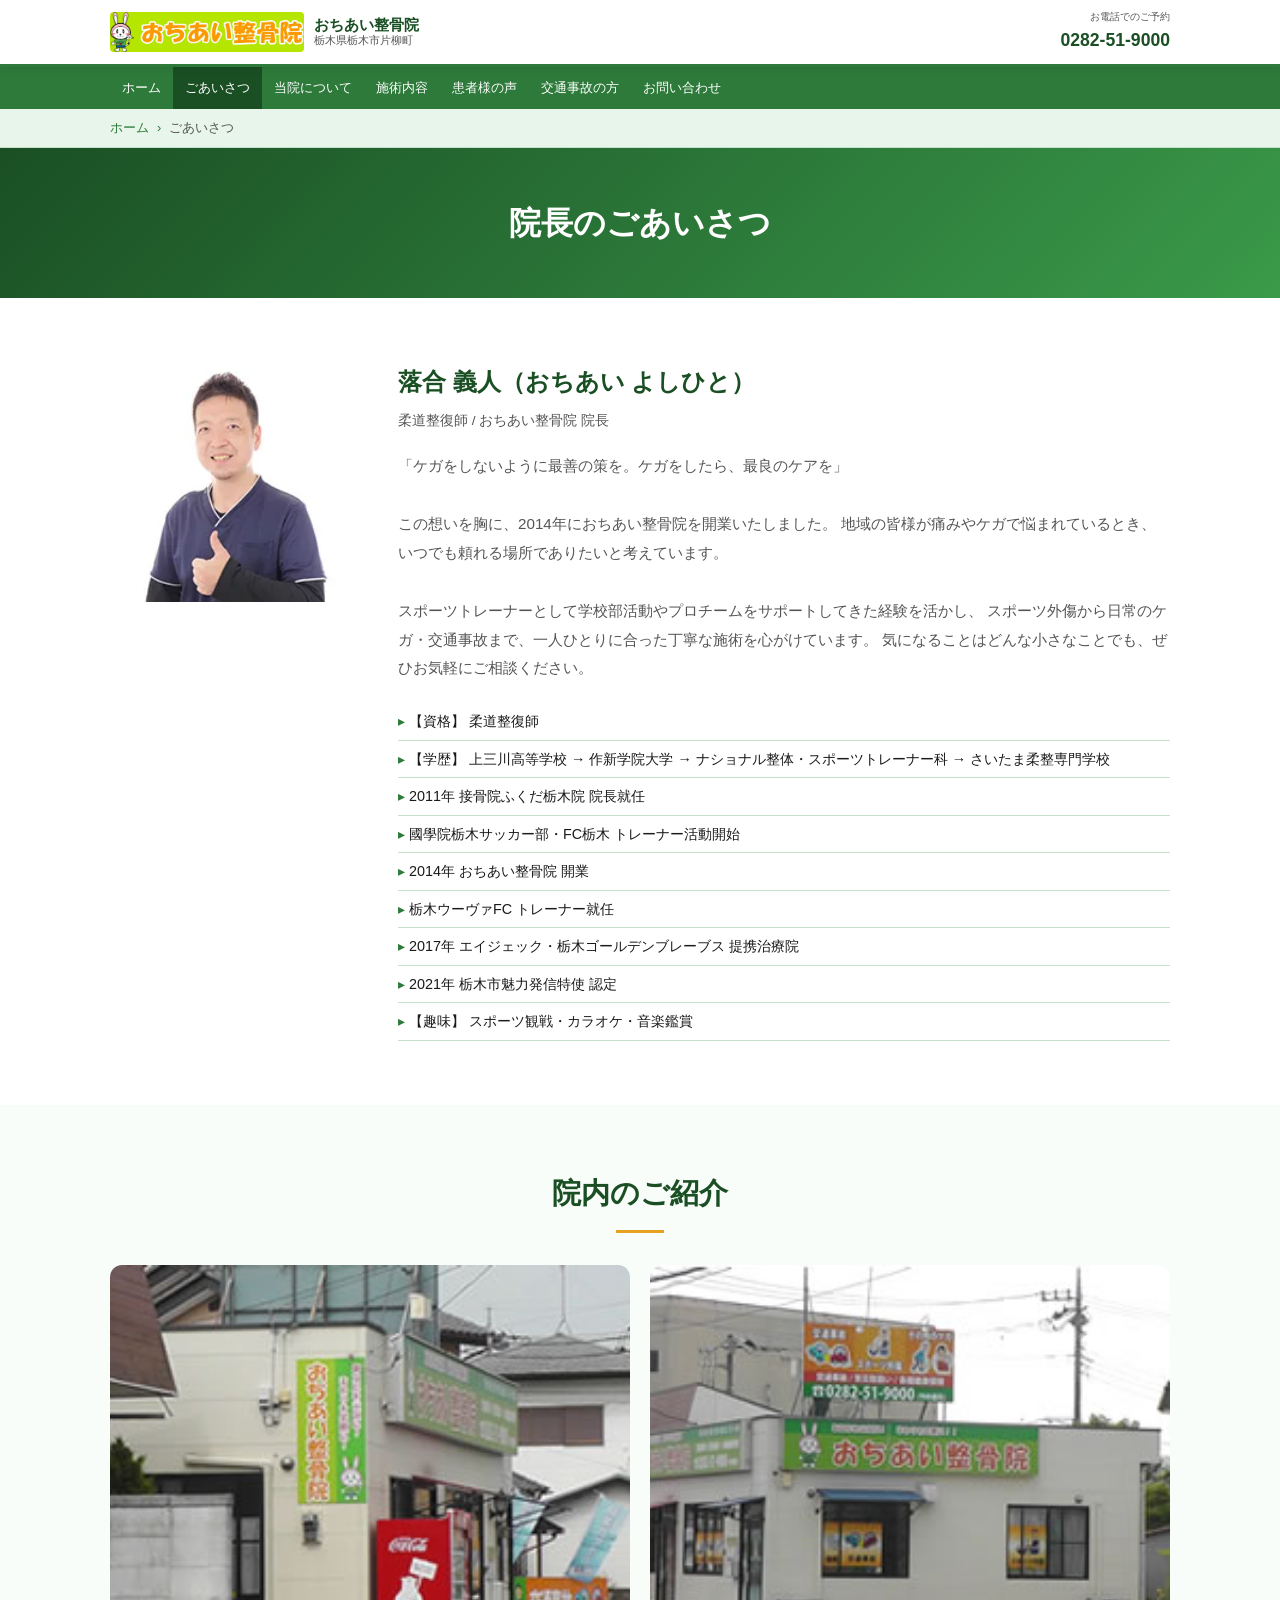
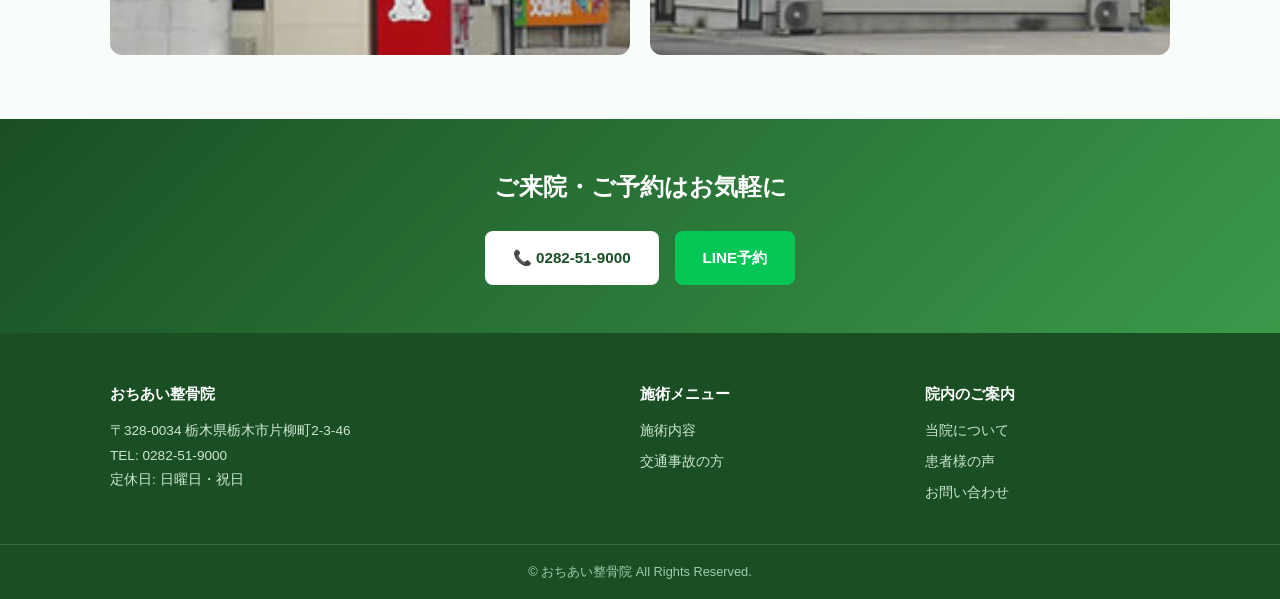
<file: greeting.html>
<!DOCTYPE html>
<html lang="ja">
<head>
  <meta charset="UTF-8">
  <meta name="viewport" content="width=device-width, initial-scale=1.0">
  <title>ごあいさつ | おちあい整骨院</title>
  <meta name="description" content="おちあい整骨院 院長・落合義人のごあいさつ。柔道整復師として地域スポーツ・交通事故・日常のケガをサポートします。">
  <meta property="og:title" content="ごあいさつ | おちあい整骨院">
  <meta property="og:description" content="院長・落合義人（柔道整復師）のプロフィールとごあいさつ。">
  <meta property="og:image" content="images/gr_incho.webp">
  <meta name="twitter:card" content="summary_large_image">
  <link rel="canonical" href="https://ochiai-bs-44.com/greeting/">
  <meta name="theme-color" content="#2d7a3a">
  <link rel="stylesheet" href="assets/site.css">
</head>
<body>
<a href="#main" class="skip-link">メインコンテンツへ</a>
<header class="site-header">
  <div class="header-inner">
    <a href="index.html" class="site-logo">
      <img loading="lazy" decoding="async" src="images/logo_pc.jpg" alt="おちあい整骨院ロゴ">
      <span class="site-logo-text">おちあい整骨院<small>栃木県栃木市片柳町</small></span>
    </a>
    <div class="header-tel"><span>お電話でのご予約</span><a href="tel:0282-51-9000">0282-51-9000</a></div>
    <button class="hamburger" aria-label="メニューを開く" aria-expanded="false"><span></span><span></span><span></span></button>
  </div>
</header>
<nav class="global-nav" aria-label="グローバルナビゲーション">
  <div class="nav-inner">
    <a href="index.html">ホーム</a>
    <a href="greeting.html" aria-current="page">ごあいさつ</a>
    <a href="about.html">当院について</a>
    <a href="sejutsu.html">施術内容</a>
    <a href="voice.html">患者様の声</a>
    <a href="accident.html">交通事故の方</a>
    <a href="contact.html">お問い合わせ</a>
  </div>
</nav>
<div class="nav-backdrop" aria-hidden="true"></div>
<nav class="breadcrumb" aria-label="パンくずリスト"><div class="breadcrumb-inner"><a href="index.html">ホーム</a>ごあいさつ</div></nav>

<div class="page-hero">
  <h1>院長のごあいさつ</h1>
</div>

<main id="main">
  <section class="section section-alt">
    <div class="section-inner">
      <div class="doctor-grid reveal">
        <div class="doctor-img">
          <img loading="lazy" decoding="async" src="images/gr_incho.webp" alt="院長 落合義人" style="border-radius:12px; width:100%; object-fit:cover; object-position:top center; max-width:240px;">
        </div>
        <div>
          <h2 class="doctor-name" style="font-size:1.5rem; margin-bottom:6px;">落合 義人（おちあい よしひと）</h2>
          <p class="doctor-title">柔道整復師 / おちあい整骨院 院長</p>
          <p style="font-size:.95rem; line-height:1.9; color:var(--text-muted); margin:20px 0;">
            「ケガをしないように最善の策を。ケガをしたら、最良のケアを」<br><br>
            この想いを胸に、2014年におちあい整骨院を開業いたしました。
            地域の皆様が痛みやケガで悩まれているとき、いつでも頼れる場所でありたいと考えています。<br><br>
            スポーツトレーナーとして学校部活動やプロチームをサポートしてきた経験を活かし、
            スポーツ外傷から日常のケガ・交通事故まで、一人ひとりに合った丁寧な施術を心がけています。
            気になることはどんな小さなことでも、ぜひお気軽にご相談ください。
          </p>
          <ul class="doctor-career">
            <li>【資格】 柔道整復師</li>
            <li>【学歴】 上三川高等学校 → 作新学院大学 → ナショナル整体・スポーツトレーナー科 → さいたま柔整専門学校</li>
            <li>2011年 接骨院ふくだ栃木院 院長就任</li>
            <li>國學院栃木サッカー部・FC栃木 トレーナー活動開始</li>
            <li>2014年 おちあい整骨院 開業</li>
            <li>栃木ウーヴァFC トレーナー就任</li>
            <li>2017年 エイジェック・栃木ゴールデンブレーブス 提携治療院</li>
            <li>2021年 栃木市魅力発信特使 認定</li>
            <li>【趣味】 スポーツ観戦・カラオケ・音楽鑑賞</li>
          </ul>
        </div>
      </div>
    </div>
  </section>

  <!-- 院内写真 -->
  <section class="section">
    <div class="section-inner">
      <h2 class="section-title reveal">院内のご紹介</h2>
      <div style="display:grid; grid-template-columns:1fr 1fr; gap:20px; margin-top:32px;" class="reveal">
        <img loading="lazy" decoding="async" src="images/ab_gaikan1.jpg" alt="おちあい整骨院 外観" style="width:100%; border-radius:12px; aspect-ratio:4/3; object-fit:cover;">
        <img loading="lazy" decoding="async" src="images/ab_gaikan2.jpg" alt="おちあい整骨院 外観2" style="width:100%; border-radius:12px; aspect-ratio:4/3; object-fit:cover;">
      </div>
    </div>
  </section>

  <section class="cta-banner">
    <h2>ご来院・ご予約はお気軽に</h2>
    <div class="cta-btns">
      <a href="tel:0282-51-9000" class="btn btn-tel">📞 0282-51-9000</a>
      <a href="https://page.line.me/jvv3916t" class="btn btn-line" target="_blank" rel="noopener">LINE予約</a>
    </div>
  </section>
</main>

<footer class="site-footer">
  <div class="footer-inner">
    <div>
      <p class="footer-heading">おちあい整骨院</p>
      <div class="footer-info"><p>〒328-0034 栃木県栃木市片柳町2-3-46<br>TEL: <a href="tel:0282-51-9000">0282-51-9000</a><br>定休日: 日曜日・祝日</p></div>
    </div>
    <div>
      <p class="footer-heading">施術メニュー</p>
      <nav class="footer-nav"><a href="sejutsu.html">施術内容</a><a href="accident.html">交通事故の方</a></nav>
    </div>
    <div>
      <p class="footer-heading">院内のご案内</p>
      <nav class="footer-nav"><a href="about.html">当院について</a><a href="voice.html">患者様の声</a><a href="contact.html">お問い合わせ</a></nav>
    </div>
  </div>
  <p class="footer-copyright">© おちあい整骨院 All Rights Reserved.</p>
</footer>
<script src="assets/site.js" defer></script>
</body>
</html>
</file>
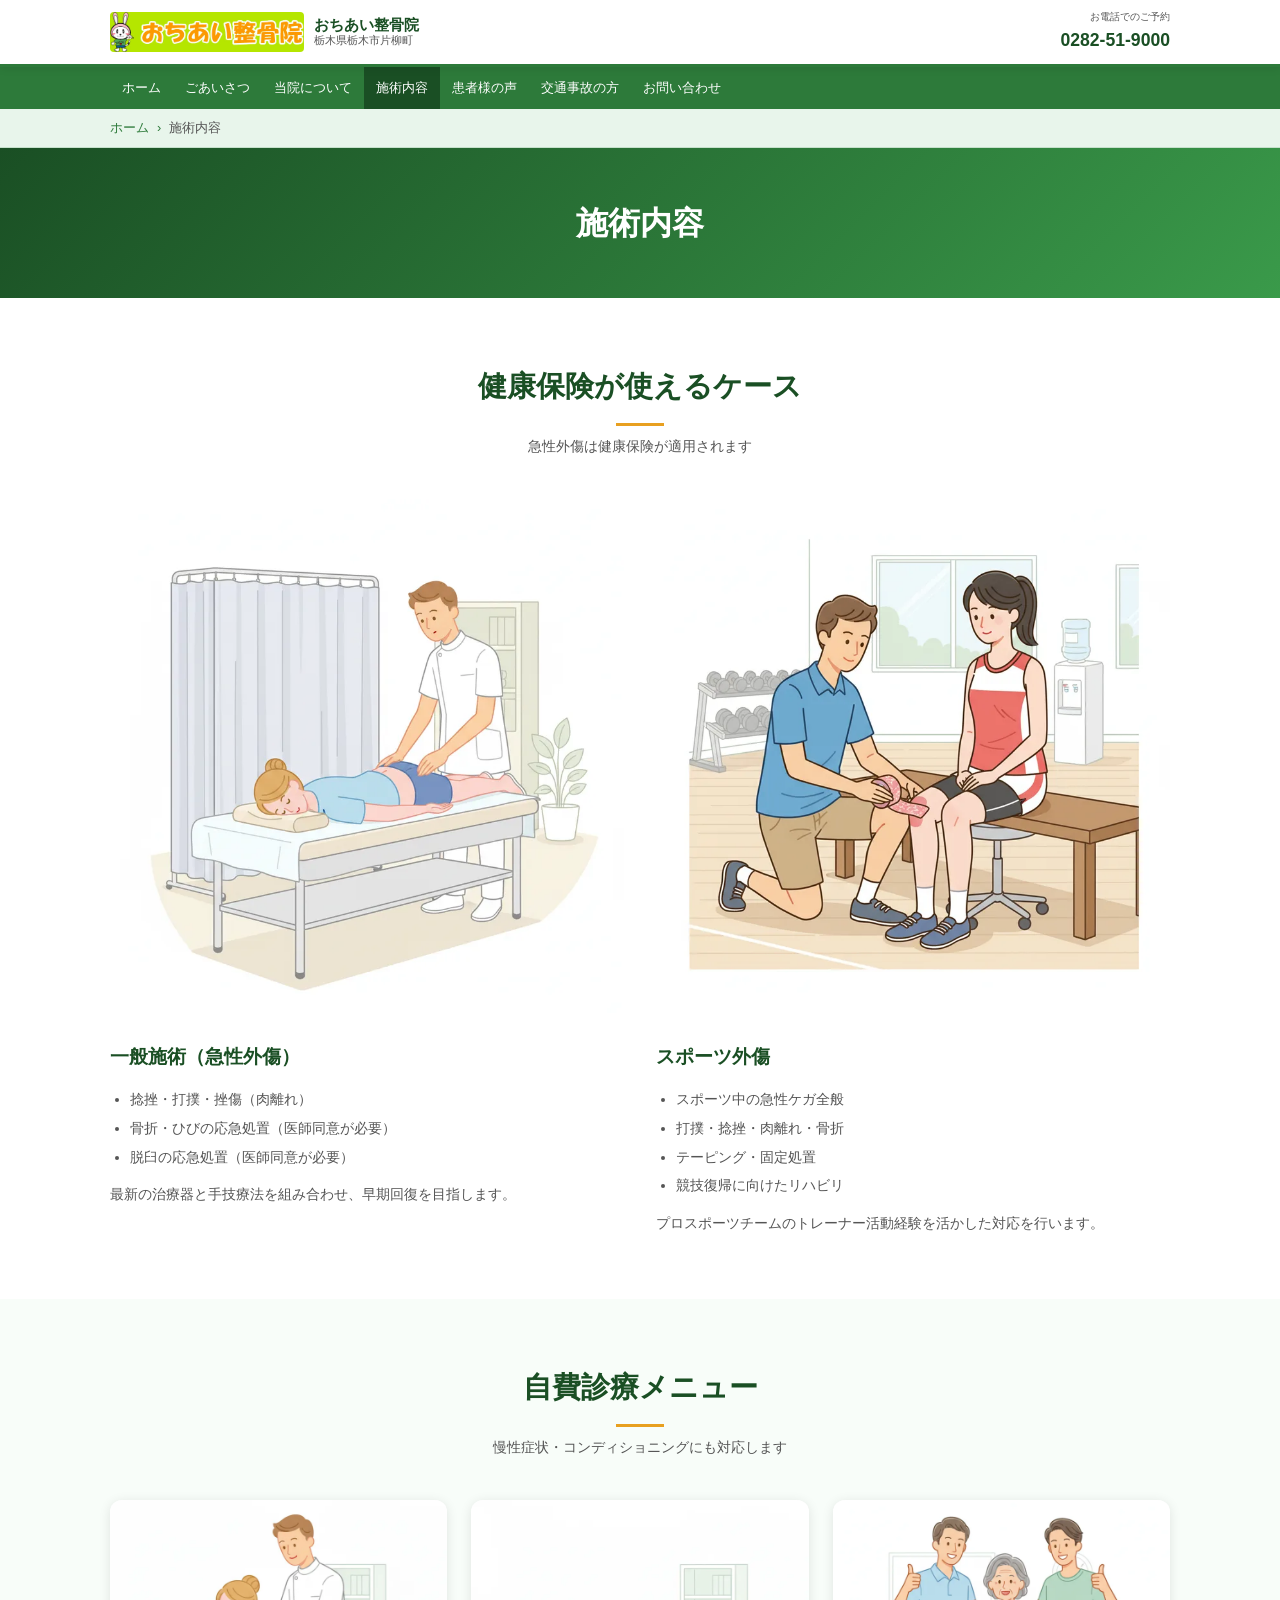
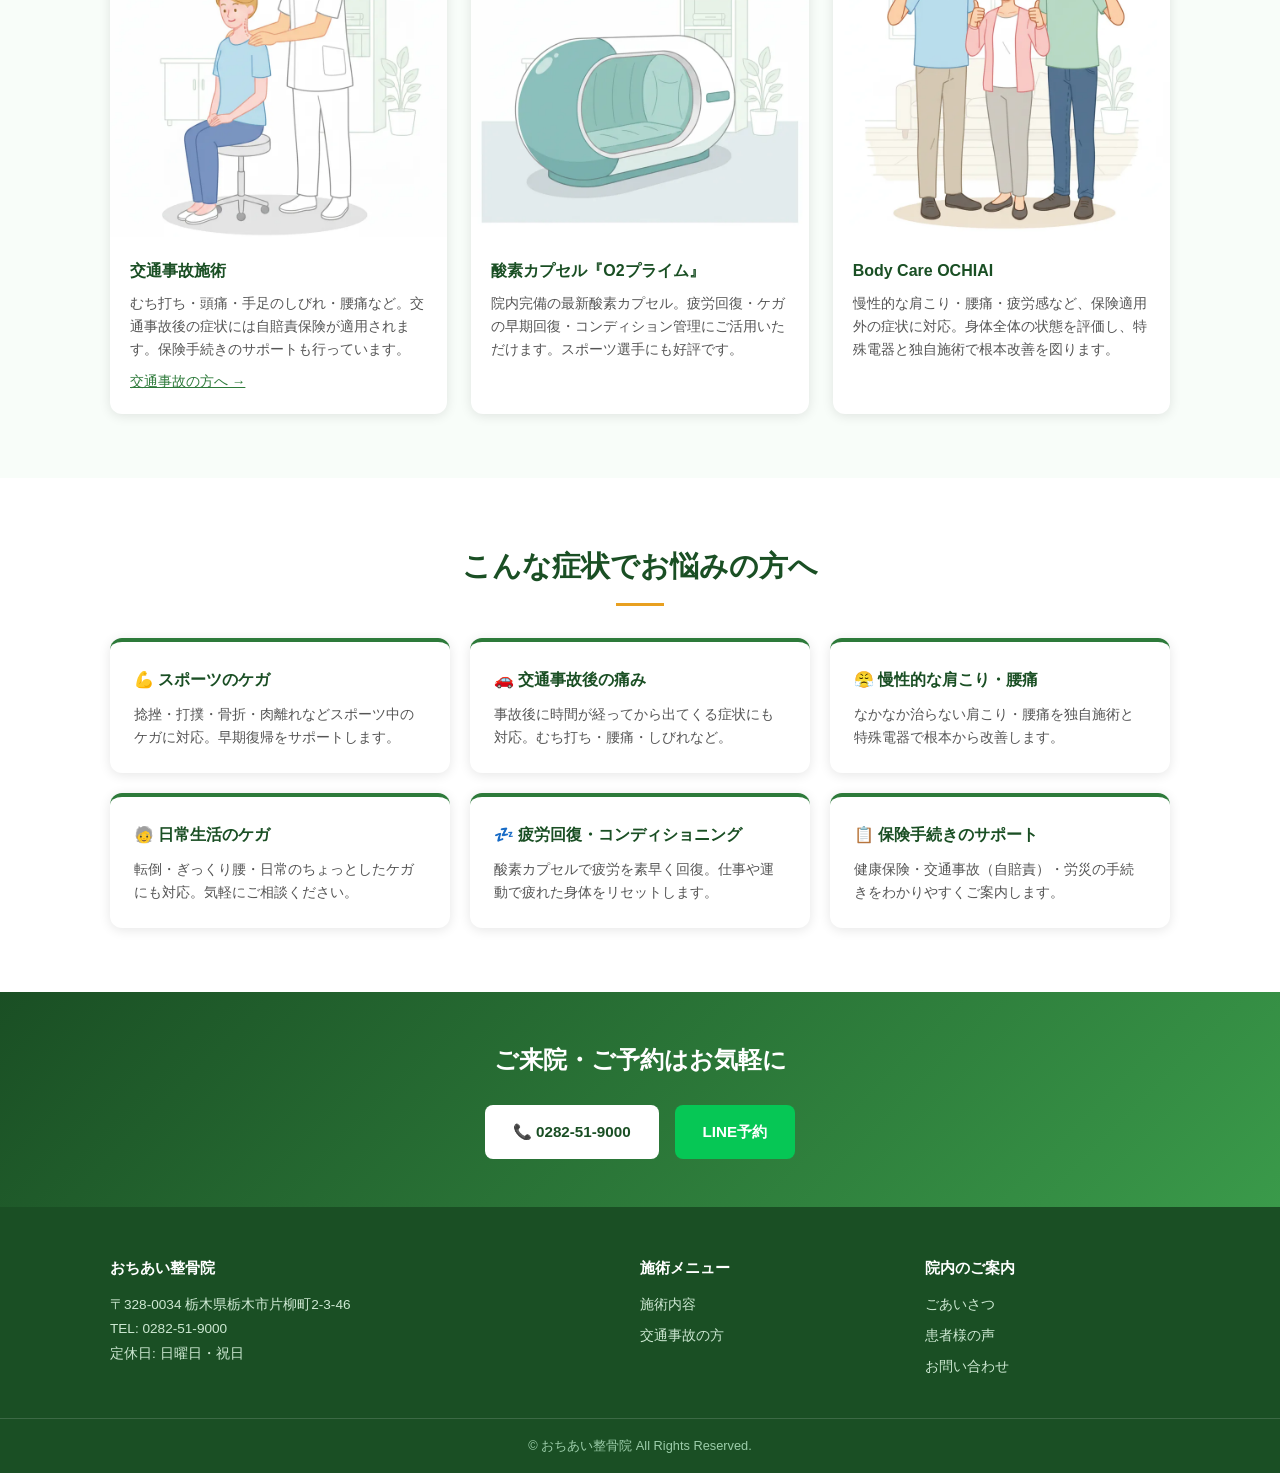
<file: sejutsu.html>
<!DOCTYPE html>
<html lang="ja">
<head>
  <meta charset="UTF-8">
  <meta name="viewport" content="width=device-width, initial-scale=1.0">
  <title>施術内容 | おちあい整骨院</title>
  <meta name="description" content="おちあい整骨院の施術内容。一般施術（保険対応）・交通事故・スポーツ施術・酸素カプセル・Body Care OCHIAIなど幅広く対応。">
  <meta property="og:title" content="施術内容 | おちあい整骨院">
  <meta property="og:description" content="保険適用の一般施術から、スポーツ外傷・交通事故・酸素カプセルまで幅広く対応するおちあい整骨院の施術メニュー。">
  <meta property="og:image" content="images/topimg.webp">
  <meta name="twitter:card" content="summary_large_image">
  <link rel="canonical" href="https://ochiai-bs-44.com/sejutsu/">
  <meta name="theme-color" content="#2d7a3a">
  <link rel="stylesheet" href="assets/site.css">
</head>
<body>
<a href="#main" class="skip-link">メインコンテンツへ</a>
<header class="site-header">
  <div class="header-inner">
    <a href="index.html" class="site-logo">
      <img loading="lazy" decoding="async" src="images/logo_pc.jpg" alt="おちあい整骨院ロゴ">
      <span class="site-logo-text">おちあい整骨院<small>栃木県栃木市片柳町</small></span>
    </a>
    <div class="header-tel"><span>お電話でのご予約</span><a href="tel:0282-51-9000">0282-51-9000</a></div>
    <button class="hamburger" aria-label="メニューを開く" aria-expanded="false"><span></span><span></span><span></span></button>
  </div>
</header>
<nav class="global-nav" aria-label="グローバルナビゲーション">
  <div class="nav-inner">
    <a href="index.html">ホーム</a>
    <a href="greeting.html">ごあいさつ</a>
    <a href="about.html">当院について</a>
    <a href="sejutsu.html" aria-current="page">施術内容</a>
    <a href="voice.html">患者様の声</a>
    <a href="accident.html">交通事故の方</a>
    <a href="contact.html">お問い合わせ</a>
  </div>
</nav>
<div class="nav-backdrop" aria-hidden="true"></div>
<nav class="breadcrumb" aria-label="パンくずリスト"><div class="breadcrumb-inner"><a href="index.html">ホーム</a>施術内容</div></nav>

<div class="page-hero"><h1>施術内容</h1></div>

<main id="main">
  <!-- 保険適用 -->
  <section class="section section-alt">
    <div class="section-inner">
      <h2 class="section-title reveal">健康保険が使えるケース</h2>
      <p class="section-sub reveal">急性外傷は健康保険が適用されます</p>
      <div style="display:grid; grid-template-columns:1fr 1fr; gap:32px; margin-top:32px;" class="reveal">
        <div>
          <img loading="lazy" decoding="async" src="images/service_general.webp" alt="一般施術" style="width:100%; border-radius:12px; aspect-ratio:1/1; object-fit:cover; margin-bottom:20px;">
          <h3 style="color:var(--green-dark); margin-bottom:12px;">一般施術（急性外傷）</h3>
          <ul style="font-size:.9rem; color:var(--text-muted); list-style:disc; padding-left:20px; line-height:2;">
            <li>捻挫・打撲・挫傷（肉離れ）</li>
            <li>骨折・ひびの応急処置（医師同意が必要）</li>
            <li>脱臼の応急処置（医師同意が必要）</li>
          </ul>
          <p style="font-size:.85rem; color:var(--text-muted); margin-top:12px;">最新の治療器と手技療法を組み合わせ、早期回復を目指します。</p>
        </div>
        <div>
          <img loading="lazy" decoding="async" src="images/service_sports.webp" alt="スポーツ施術" style="width:100%; border-radius:12px; aspect-ratio:1/1; object-fit:cover; margin-bottom:20px;">
          <h3 style="color:var(--green-dark); margin-bottom:12px;">スポーツ外傷</h3>
          <ul style="font-size:.9rem; color:var(--text-muted); list-style:disc; padding-left:20px; line-height:2;">
            <li>スポーツ中の急性ケガ全般</li>
            <li>打撲・捻挫・肉離れ・骨折</li>
            <li>テーピング・固定処置</li>
            <li>競技復帰に向けたリハビリ</li>
          </ul>
          <p style="font-size:.85rem; color:var(--text-muted); margin-top:12px;">プロスポーツチームのトレーナー活動経験を活かした対応を行います。</p>
        </div>
      </div>
    </div>
  </section>

  <!-- 保険外 -->
  <section class="section">
    <div class="section-inner">
      <h2 class="section-title reveal">自費診療メニュー</h2>
      <p class="section-sub reveal">慢性症状・コンディショニングにも対応します</p>
      <div class="service-grid" style="margin-top:32px;">
        <div class="service-card reveal">
          <img loading="lazy" decoding="async" src="images/service_accident.webp" alt="交通事故施術">
          <div class="service-card-body">
            <h3>交通事故施術</h3>
            <p>むち打ち・頭痛・手足のしびれ・腰痛など。交通事故後の症状には自賠責保険が適用されます。保険手続きのサポートも行っています。</p>
            <a href="accident.html" style="font-size:.85rem; color:var(--green); display:inline-block; margin-top:8px;">交通事故の方へ →</a>
          </div>
        </div>
        <div class="service-card reveal">
          <img loading="lazy" decoding="async" src="images/service_oxygen.webp" alt="酸素カプセル">
          <div class="service-card-body">
            <h3>酸素カプセル『O2プライム』</h3>
            <p>院内完備の最新酸素カプセル。疲労回復・ケガの早期回復・コンディション管理にご活用いただけます。スポーツ選手にも好評です。</p>
          </div>
        </div>
        <div class="service-card reveal">
          <img loading="lazy" decoding="async" src="images/recovery_group.webp" alt="Body Care OCHIAI">
          <div class="service-card-body">
            <h3>Body Care OCHIAI</h3>
            <p>慢性的な肩こり・腰痛・疲労感など、保険適用外の症状に対応。身体全体の状態を評価し、特殊電器と独自施術で根本改善を図ります。</p>
          </div>
        </div>
      </div>
    </div>
  </section>

  <!-- こんな症状 -->
  <section class="section section-alt">
    <div class="section-inner">
      <h2 class="section-title reveal">こんな症状でお悩みの方へ</h2>
      <div class="info-cards" style="margin-top:32px;">
        <div class="info-card reveal"><h3>💪 スポーツのケガ</h3><p>捻挫・打撲・骨折・肉離れなどスポーツ中のケガに対応。早期復帰をサポートします。</p></div>
        <div class="info-card reveal"><h3>🚗 交通事故後の痛み</h3><p>事故後に時間が経ってから出てくる症状にも対応。むち打ち・腰痛・しびれなど。</p></div>
        <div class="info-card reveal"><h3>😤 慢性的な肩こり・腰痛</h3><p>なかなか治らない肩こり・腰痛を独自施術と特殊電器で根本から改善します。</p></div>
        <div class="info-card reveal"><h3>🧓 日常生活のケガ</h3><p>転倒・ぎっくり腰・日常のちょっとしたケガにも対応。気軽にご相談ください。</p></div>
        <div class="info-card reveal"><h3>💤 疲労回復・コンディショニング</h3><p>酸素カプセルで疲労を素早く回復。仕事や運動で疲れた身体をリセットします。</p></div>
        <div class="info-card reveal"><h3>📋 保険手続きのサポート</h3><p>健康保険・交通事故（自賠責）・労災の手続きをわかりやすくご案内します。</p></div>
      </div>
    </div>
  </section>

  <section class="cta-banner">
    <h2>ご来院・ご予約はお気軽に</h2>
    <div class="cta-btns">
      <a href="tel:0282-51-9000" class="btn btn-tel">📞 0282-51-9000</a>
      <a href="https://page.line.me/jvv3916t" class="btn btn-line" target="_blank" rel="noopener">LINE予約</a>
    </div>
  </section>
</main>

<footer class="site-footer">
  <div class="footer-inner">
    <div>
      <p class="footer-heading">おちあい整骨院</p>
      <div class="footer-info"><p>〒328-0034 栃木県栃木市片柳町2-3-46<br>TEL: <a href="tel:0282-51-9000">0282-51-9000</a><br>定休日: 日曜日・祝日</p></div>
    </div>
    <div><p class="footer-heading">施術メニュー</p><nav class="footer-nav"><a href="sejutsu.html">施術内容</a><a href="accident.html">交通事故の方</a></nav></div>
    <div><p class="footer-heading">院内のご案内</p><nav class="footer-nav"><a href="greeting.html">ごあいさつ</a><a href="voice.html">患者様の声</a><a href="contact.html">お問い合わせ</a></nav></div>
  </div>
  <p class="footer-copyright">© おちあい整骨院 All Rights Reserved.</p>
</footer>
<script src="assets/site.js" defer></script>
</body>
</html>
</file>
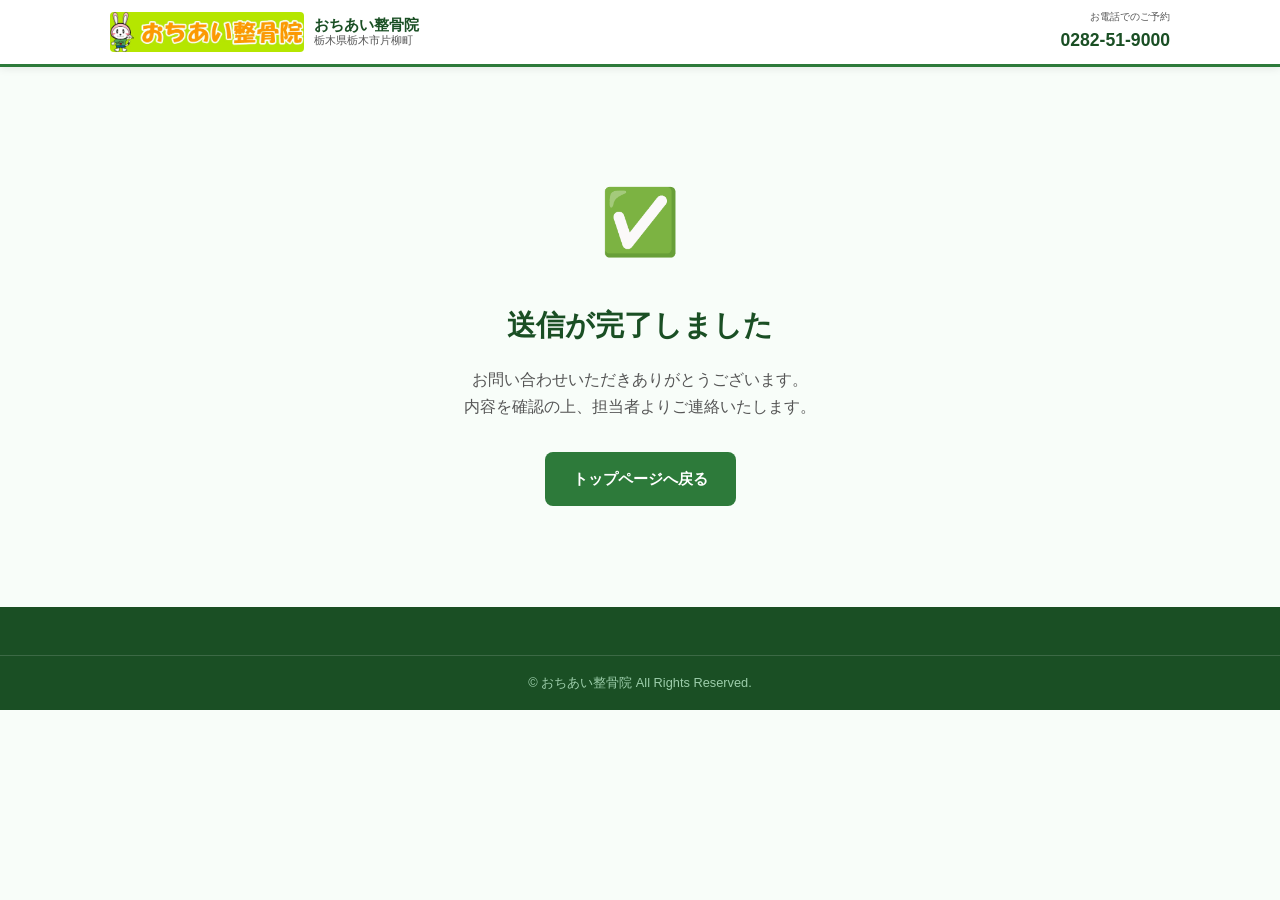
<file: thanks.html>
<!DOCTYPE html>
<html lang="ja">
<head>
  <meta charset="UTF-8">
  <meta name="viewport" content="width=device-width, initial-scale=1.0">
  <title>送信完了 | おちあい整骨院</title>
  <meta name="robots" content="noindex">
  <meta name="theme-color" content="#2d7a3a">
  <link rel="stylesheet" href="assets/site.css">
</head>
<body>
<header class="site-header">
  <div class="header-inner">
    <a href="index.html" class="site-logo">
      <img loading="lazy" decoding="async" src="images/logo_pc.jpg" alt="おちあい整骨院ロゴ">
      <span class="site-logo-text">おちあい整骨院<small>栃木県栃木市片柳町</small></span>
    </a>
    <div class="header-tel"><span>お電話でのご予約</span><a href="tel:0282-51-9000">0282-51-9000</a></div>
  </div>
</header>
<main id="main" style="min-height:60vh; display:flex; align-items:center; justify-content:center; padding:48px 20px; text-align:center;">
  <div>
    <div style="font-size:4rem; margin-bottom:24px;">✅</div>
    <h1 style="font-family:'Noto Serif JP',serif; color:var(--green-dark); font-size:1.8rem; margin-bottom:16px;">送信が完了しました</h1>
    <p style="color:var(--text-muted); margin-bottom:32px;">お問い合わせいただきありがとうございます。<br>内容を確認の上、担当者よりご連絡いたします。</p>
    <a href="index.html" class="btn btn-primary">トップページへ戻る</a>
  </div>
</main>
<footer class="site-footer">
  <p class="footer-copyright">© おちあい整骨院 All Rights Reserved.</p>
</footer>
<script src="assets/site.js" defer></script>
</body>
</html>
</file>
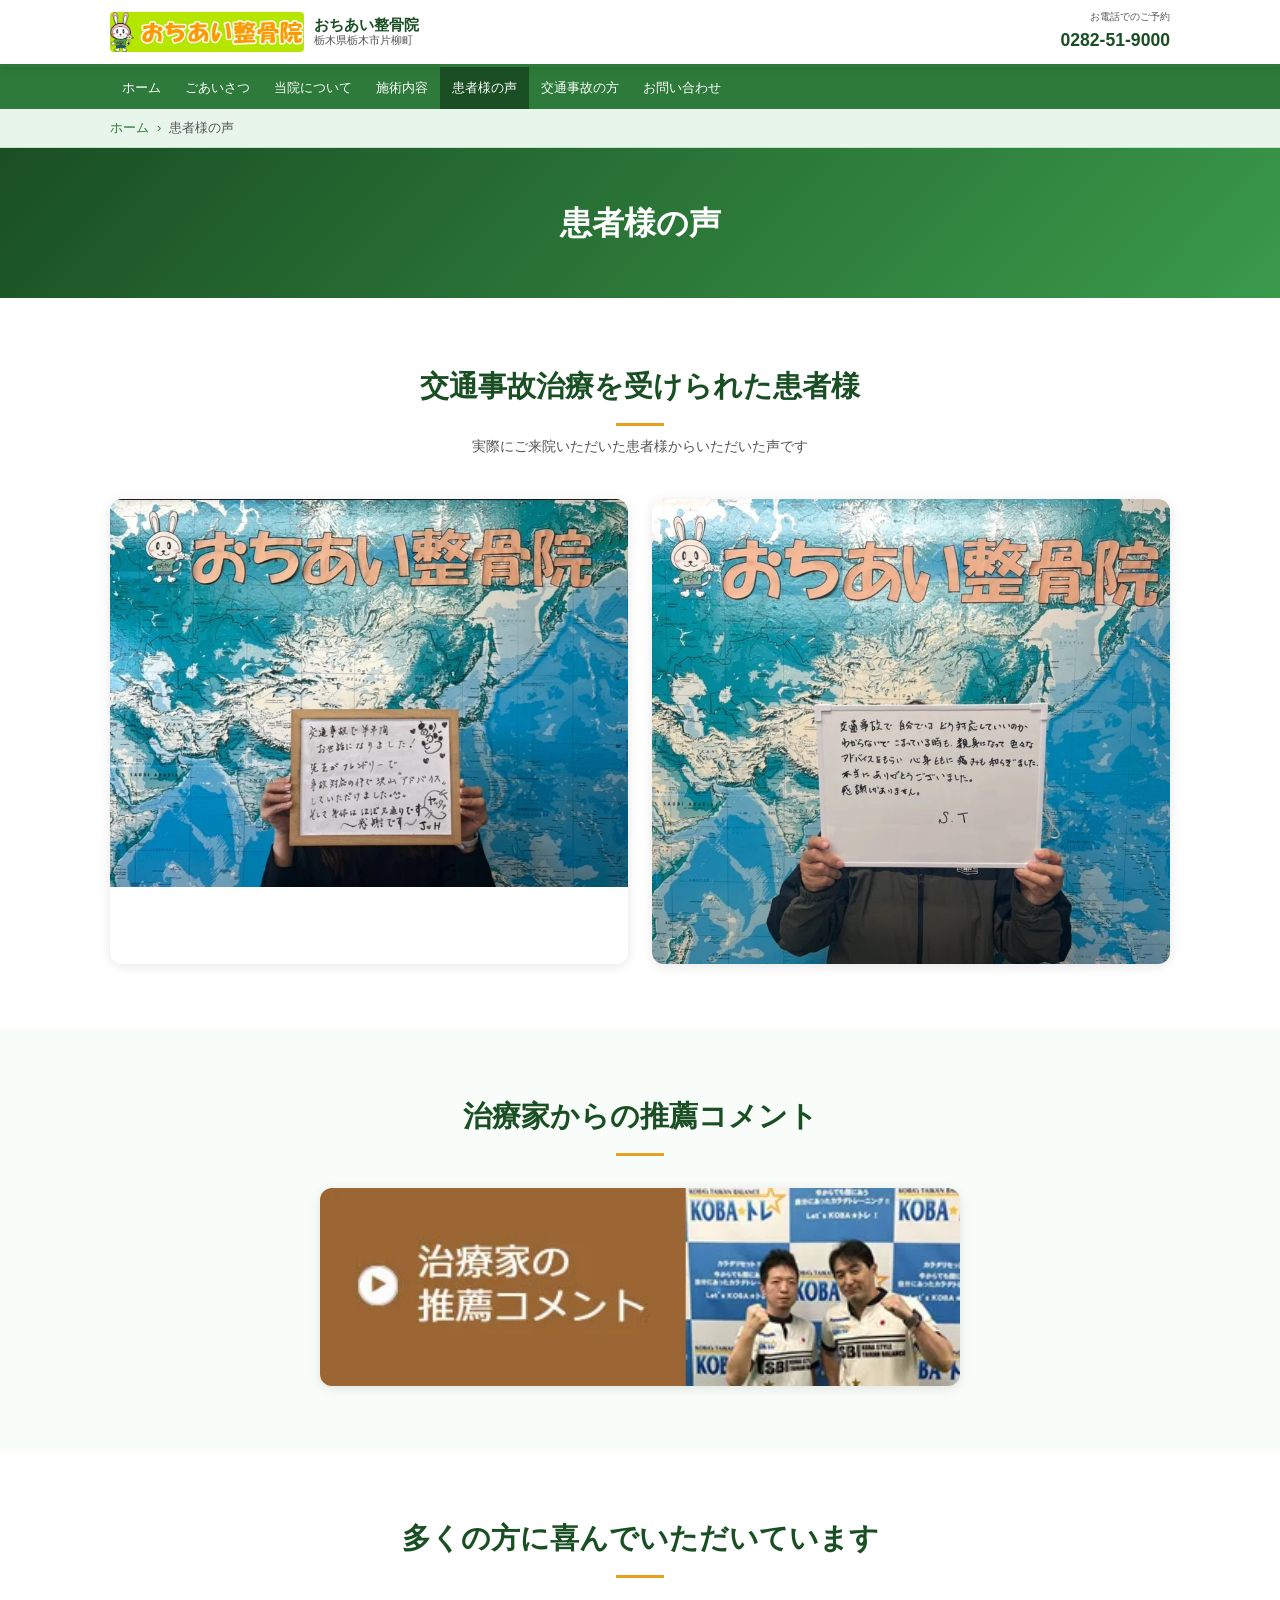
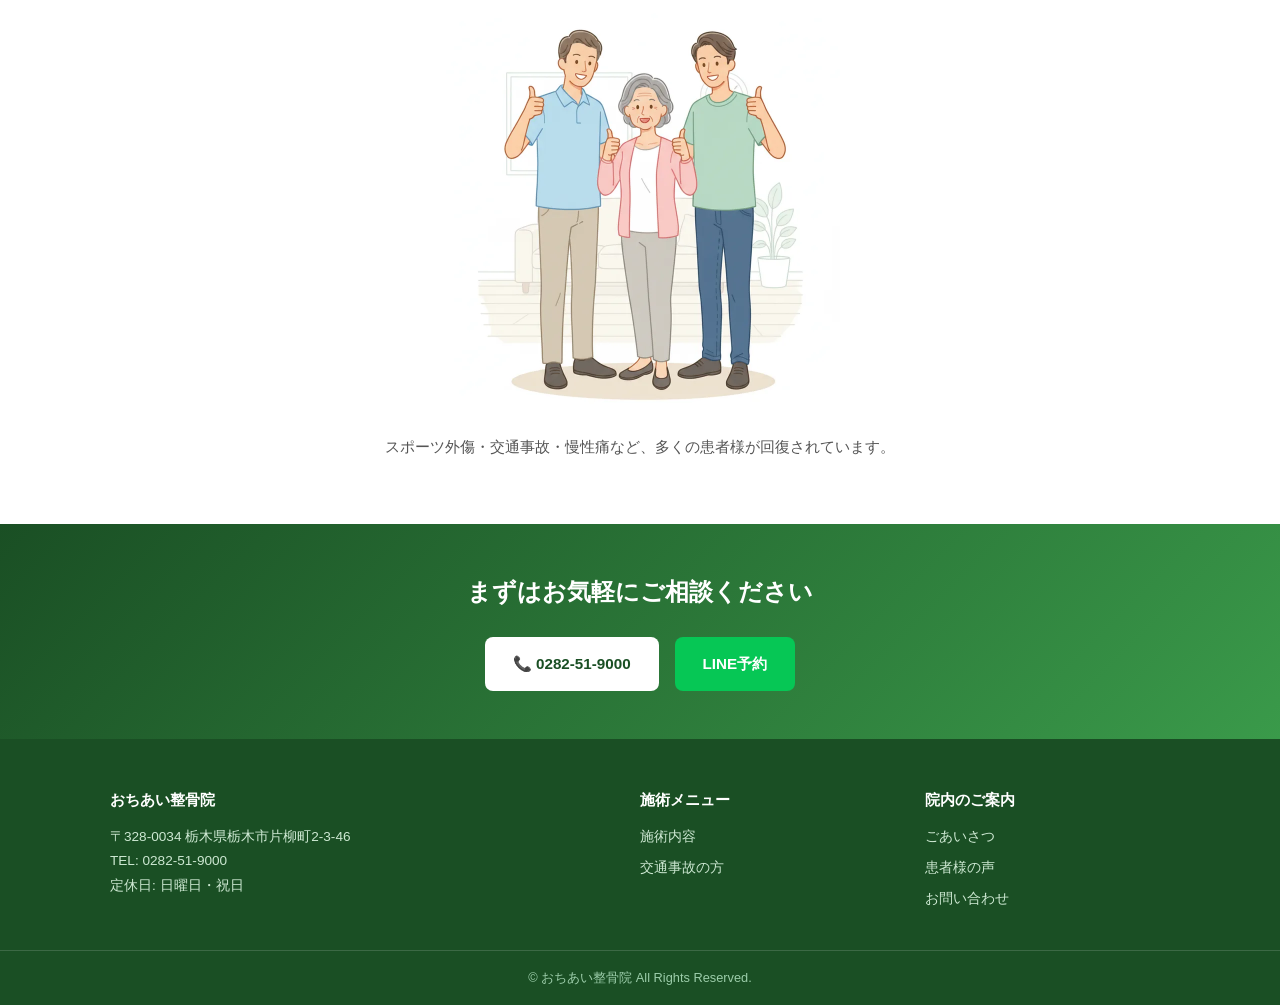
<file: voice.html>
<!DOCTYPE html>
<html lang="ja">
<head>
  <meta charset="UTF-8">
  <meta name="viewport" content="width=device-width, initial-scale=1.0">
  <title>患者様の声 | おちあい整骨院</title>
  <meta name="description" content="おちあい整骨院に通院いただいた患者様からの声をご紹介します。交通事故・スポーツ外傷・慢性痛などでご来院された方の体験談です。">
  <meta property="og:title" content="患者様の声 | おちあい整骨院">
  <meta property="og:description" content="交通事故・スポーツ外傷・慢性痛でご来院された患者様の声。おちあい整骨院（栃木市片柳町）。">
  <meta property="og:image" content="images/topimg.webp">
  <meta name="twitter:card" content="summary_large_image">
  <link rel="canonical" href="https://ochiai-bs-44.com/voice/">
  <meta name="theme-color" content="#2d7a3a">
  <link rel="stylesheet" href="assets/site.css">
</head>
<body>
<a href="#main" class="skip-link">メインコンテンツへ</a>
<header class="site-header">
  <div class="header-inner">
    <a href="index.html" class="site-logo">
      <img loading="lazy" decoding="async" src="images/logo_pc.jpg" alt="おちあい整骨院ロゴ">
      <span class="site-logo-text">おちあい整骨院<small>栃木県栃木市片柳町</small></span>
    </a>
    <div class="header-tel"><span>お電話でのご予約</span><a href="tel:0282-51-9000">0282-51-9000</a></div>
    <button class="hamburger" aria-label="メニューを開く" aria-expanded="false"><span></span><span></span><span></span></button>
  </div>
</header>
<nav class="global-nav" aria-label="グローバルナビゲーション">
  <div class="nav-inner">
    <a href="index.html">ホーム</a>
    <a href="greeting.html">ごあいさつ</a>
    <a href="about.html">当院について</a>
    <a href="sejutsu.html">施術内容</a>
    <a href="voice.html" aria-current="page">患者様の声</a>
    <a href="accident.html">交通事故の方</a>
    <a href="contact.html">お問い合わせ</a>
  </div>
</nav>
<div class="nav-backdrop" aria-hidden="true"></div>
<nav class="breadcrumb" aria-label="パンくずリスト"><div class="breadcrumb-inner"><a href="index.html">ホーム</a>患者様の声</div></nav>

<div class="page-hero"><h1>患者様の声</h1></div>

<main id="main">
  <!-- 患者の声（元HP画像掲載） -->
  <section class="section section-alt">
    <div class="section-inner">
      <h2 class="section-title reveal">交通事故治療を受けられた患者様</h2>
      <p class="section-sub reveal">実際にご来院いただいた患者様からいただいた声です</p>
      <div style="display:grid; grid-template-columns:1fr 1fr; gap:24px; margin-top:32px;" class="reveal">
        <div style="background:var(--white); border-radius:12px; overflow:hidden; box-shadow:var(--shadow);">
          <img loading="lazy" decoding="async"
            src="images/お客様の声-落合01-1024x767.webp"
            alt="患者様の声 1"
            style="width:100%; object-fit:cover; display:block;">
        </div>
        <div style="background:var(--white); border-radius:12px; overflow:hidden; box-shadow:var(--shadow);">
          <img loading="lazy" decoding="async"
            src="images/お客様の声-02-1024x921.webp"
            alt="患者様の声 2"
            style="width:100%; object-fit:cover; display:block;">
        </div>
      </div>
    </div>
  </section>

  <!-- 治療家の推薦 -->
  <section class="section">
    <div class="section-inner">
      <h2 class="section-title reveal">治療家からの推薦コメント</h2>
      <div style="max-width:640px; margin:32px auto 0;" class="reveal">
        <div style="background:var(--white); border-radius:12px; overflow:hidden; box-shadow:var(--shadow);">
          <img loading="lazy" decoding="async" src="images/tvo_img03.webp" alt="KOBAトレーニング 治療家推薦" style="width:100%; object-fit:cover; display:block;">
        </div>
      </div>
    </div>
  </section>

  <!-- 回復イメージ -->
  <section class="section section-alt">
    <div class="section-inner">
      <h2 class="section-title reveal">多くの方に喜んでいただいています</h2>
      <div style="display:flex; justify-content:center; margin-top:32px;" class="reveal">
        <img loading="lazy" decoding="async" src="images/recovery_group.webp" alt="回復した患者様" style="width:100%; max-width:400px; border-radius:12px; aspect-ratio:1/1; object-fit:cover;">
      </div>
      <p style="text-align:center; margin-top:24px; color:var(--text-muted); font-size:.95rem;">スポーツ外傷・交通事故・慢性痛など、多くの患者様が回復されています。</p>
    </div>
  </section>

  <section class="cta-banner">
    <h2>まずはお気軽にご相談ください</h2>
    <div class="cta-btns">
      <a href="tel:0282-51-9000" class="btn btn-tel">📞 0282-51-9000</a>
      <a href="https://page.line.me/jvv3916t" class="btn btn-line" target="_blank" rel="noopener">LINE予約</a>
    </div>
  </section>
</main>

<footer class="site-footer">
  <div class="footer-inner">
    <div>
      <p class="footer-heading">おちあい整骨院</p>
      <div class="footer-info"><p>〒328-0034 栃木県栃木市片柳町2-3-46<br>TEL: <a href="tel:0282-51-9000">0282-51-9000</a><br>定休日: 日曜日・祝日</p></div>
    </div>
    <div><p class="footer-heading">施術メニュー</p><nav class="footer-nav"><a href="sejutsu.html">施術内容</a><a href="accident.html">交通事故の方</a></nav></div>
    <div><p class="footer-heading">院内のご案内</p><nav class="footer-nav"><a href="greeting.html">ごあいさつ</a><a href="voice.html">患者様の声</a><a href="contact.html">お問い合わせ</a></nav></div>
  </div>
  <p class="footer-copyright">© おちあい整骨院 All Rights Reserved.</p>
</footer>
<script src="assets/site.js" defer></script>
</body>
</html>
</file>
<file: assets/site.css>
/* おちあい整骨院 共通CSS */
*, *::before, *::after { box-sizing: border-box; margin: 0; padding: 0; }

:root {
  --green: #2d7a3a;
  --green-dark: #1a4f24;
  --green-light: #e8f5eb;
  --accent: #e8a020;
  --text: #1a1a1a;
  --text-muted: #555;
  --bg: #f8fdf9;
  --white: #fff;
  --radius: 8px;
  --shadow: 0 2px 12px rgba(0,0,0,.10);
}

html { font-size: 16px; scroll-behavior: smooth; }
body { font-family: 'Noto Sans JP', sans-serif; color: var(--text); background: var(--bg); line-height: 1.7; }

/* Google Fonts */
@import url('https://fonts.googleapis.com/css2?family=Noto+Sans+JP:wght@400;500;700&family=Noto+Serif+JP:wght@600&display=swap');

/* Skip link */
.skip-link { position: absolute; top: -100px; left: 8px; background: var(--green); color: #fff; padding: 8px 16px; border-radius: var(--radius); transition: top .2s; z-index: 9999; }
.skip-link:focus { top: 8px; }

/* Header */
.site-header { position: sticky; top: 0; z-index: 900; background: var(--white); border-bottom: 3px solid var(--green); box-shadow: 0 2px 8px rgba(0,0,0,.08); }
.header-inner { max-width: 1100px; margin: 0 auto; padding: 0 20px; height: 64px; display: flex; align-items: center; gap: 16px; }
.site-logo { display: flex; align-items: center; gap: 10px; text-decoration: none; flex: 1; }
.site-logo img { height: 40px; width: auto; border-radius: 4px; object-fit: contain; }
.site-logo-text { font-size: .95rem; font-weight: 700; color: var(--green-dark); line-height: 1.2; }
.site-logo-text small { display: block; font-size: .7rem; font-weight: 400; color: var(--text-muted); }
.header-tel { text-align: right; }
.header-tel span { display: block; font-size: .65rem; color: var(--text-muted); }
.header-tel a { font-size: 1.1rem; font-weight: 700; color: var(--green-dark); text-decoration: none; }

/* Hamburger */
.hamburger { display: none; flex-direction: column; justify-content: center; gap: 5px; width: 40px; height: 40px; background: none; border: none; cursor: pointer; padding: 4px; }
.hamburger span { display: block; width: 24px; height: 2px; background: var(--green-dark); border-radius: 2px; transition: all .25s; }
.hamburger[aria-expanded="true"] span:nth-child(1) { transform: translateY(7px) rotate(45deg); }
.hamburger[aria-expanded="true"] span:nth-child(2) { opacity: 0; }
.hamburger[aria-expanded="true"] span:nth-child(3) { transform: translateY(-7px) rotate(-45deg); }

/* Global Nav */
.global-nav { background: var(--green); }
.nav-inner { max-width: 1100px; margin: 0 auto; padding: 0 20px; display: flex; flex-wrap: wrap; }
.nav-inner a { display: block; padding: 10px 12px; color: #fff; text-decoration: none; font-size: .82rem; font-weight: 500; transition: background .2s; white-space: nowrap; }
.nav-inner a:hover, .nav-inner a[aria-current="page"] { background: var(--green-dark); }
.nav-backdrop { display: none; position: fixed; inset: 0; background: rgba(0,0,0,.4); z-index: 800; }
.nav-backdrop.active { display: block; }

/* Breadcrumb */
.breadcrumb { background: var(--green-light); border-bottom: 1px solid #c5e0cb; }
.breadcrumb-inner { max-width: 1100px; margin: 0 auto; padding: 8px 20px; font-size: .8rem; color: var(--text-muted); display: flex; align-items: center; gap: 8px; flex-wrap: wrap; }
.breadcrumb-inner a { color: var(--green); text-decoration: none; }
.breadcrumb-inner a::after { content: '›'; margin-left: 8px; }

/* Hero */
.hero { position: relative; background: linear-gradient(135deg, var(--green-dark) 0%, #3a9a4a 100%); color: #fff; overflow: hidden; }
.hero-inner { max-width: 1100px; margin: 0 auto; padding: 64px 20px; display: grid; grid-template-columns: 1fr 420px; gap: 48px; align-items: center; }
.hero-badge { display: inline-block; background: var(--accent); color: #fff; font-size: .75rem; font-weight: 700; padding: 4px 12px; border-radius: 20px; margin-bottom: 16px; }
.hero h1 { font-family: 'Noto Serif JP', serif; font-size: 2rem; line-height: 1.5; margin-bottom: 16px; }
.hero p { font-size: 1rem; opacity: .9; margin-bottom: 24px; }
.hero-btns { display: flex; gap: 12px; flex-wrap: wrap; }
.hero-img { border-radius: 16px; overflow: hidden; box-shadow: 0 8px 32px rgba(0,0,0,.3); }
.hero-img img { width: 100%; aspect-ratio: 1/1; object-fit: cover; display: block; }

/* Features */
.features { background: var(--white); padding: 64px 0; }
.features-grid { max-width: 1100px; margin: 0 auto; padding: 0 20px; display: grid; grid-template-columns: repeat(3, 1fr); gap: 24px; }
.feature-card { background: var(--green-light); border-radius: 12px; padding: 32px 24px; text-align: center; }
.feature-icon { font-size: 2.5rem; margin-bottom: 16px; display: flex; align-items: center; justify-content: center; line-height: 1; overflow: visible; }
.feature-card h3 { font-size: 1rem; font-weight: 700; color: var(--green-dark); margin-bottom: 8px; }
.feature-card p { font-size: .85rem; color: var(--text-muted); }

/* Section common */
.section { padding: 64px 0; }
.section-alt { background: var(--white); }
.section-inner { max-width: 1100px; margin: 0 auto; padding: 0 20px; }
.section-title { font-family: 'Noto Serif JP', serif; font-size: 1.8rem; color: var(--green-dark); margin-bottom: 8px; text-align: center; }
.section-title::after { content: ''; display: block; width: 48px; height: 3px; background: var(--accent); margin: 12px auto 0; }
.section-sub { text-align: center; color: var(--text-muted); font-size: .9rem; margin-bottom: 40px; }

/* Service cards */
.service-grid { display: grid; grid-template-columns: repeat(3, 1fr); gap: 24px; }
.service-card { background: var(--white); border-radius: 12px; overflow: hidden; box-shadow: var(--shadow); transition: transform .2s; }
.service-card:hover { transform: translateY(-4px); }
.service-card img { width: 100%; aspect-ratio: 1/1; object-fit: cover; display: block; }
.service-card-body { padding: 20px; }
.service-card h3 { font-size: 1rem; font-weight: 700; color: var(--green-dark); margin-bottom: 8px; }
.service-card p { font-size: .85rem; color: var(--text-muted); }

/* Doctor section */
.doctor-section { background: var(--green-light); }
.doctor-grid { display: grid; grid-template-columns: 240px 1fr; gap: 48px; align-items: start; }
.doctor-img img { width: 100%; border-radius: 12px; object-fit: cover; object-position: top center; }
.doctor-name { font-size: 1.3rem; font-weight: 700; color: var(--green-dark); margin-bottom: 4px; }
.doctor-title { font-size: .85rem; color: var(--text-muted); margin-bottom: 20px; }
.doctor-career li { font-size: .9rem; padding: 6px 0; border-bottom: 1px solid #c5e0cb; list-style: none; }
.doctor-career li::before { content: '▸ '; color: var(--green); }

/* Partners */
.partners-row { display: flex; justify-content: center; align-items: center; gap: 40px; flex-wrap: wrap; margin-top: 32px; }
.partners-row img { height: 48px; width: auto; object-fit: contain; filter: grayscale(20%); }

/* CTA Banner */
.cta-banner { background: linear-gradient(135deg, var(--green-dark), #3a9a4a); color: #fff; padding: 48px 20px; text-align: center; }
.cta-banner h2 { font-family: 'Noto Serif JP', serif; font-size: 1.5rem; margin-bottom: 24px; }
.cta-btns { display: flex; justify-content: center; gap: 16px; flex-wrap: wrap; }
.btn { display: inline-flex; align-items: center; gap: 8px; padding: 14px 28px; border-radius: 8px; font-size: .95rem; font-weight: 700; text-decoration: none; transition: all .2s; cursor: pointer; border: none; }
.btn-tel { background: var(--white); color: var(--green-dark); }
.btn-tel:hover { background: var(--green-light); }
.btn-line { background: #06c755; color: #fff; }
.btn-line:hover { background: #05a847; }
.btn-primary { background: var(--green); color: #fff; }
.btn-primary:hover { background: var(--green-dark); }
.btn-outline { background: transparent; color: #fff; border: 2px solid #fff; }
.btn-outline:hover { background: rgba(255,255,255,.1); }

/* Hours table */
.hours-table { width: 100%; border-collapse: collapse; font-size: .9rem; }
.hours-table th, .hours-table td { padding: 10px 14px; border: 1px solid #c5e0cb; text-align: center; }
.hours-table th { background: var(--green); color: #fff; font-weight: 600; }
.open-mark { color: var(--green-dark); font-weight: 600; }
.close-mark { color: #999; }

/* Access */
.access-grid { display: grid; grid-template-columns: 1fr 1fr; gap: 40px; }
.access-grid iframe { width: 100%; height: 340px; border: 0; border-radius: var(--radius); }
.access-info { display: grid; grid-template-columns: 80px 1fr; gap: 8px 16px; font-size: .9rem; }
.access-info dt { font-weight: 700; color: var(--green-dark); }

/* Voice cards */
.voice-grid { display: grid; grid-template-columns: repeat(2, 1fr); gap: 24px; }
.voice-card { background: var(--white); border-radius: 12px; overflow: hidden; box-shadow: var(--shadow); display: grid; grid-template-columns: 140px 1fr; }
.voice-card img { width: 140px; height: 140px; object-fit: cover; }
.voice-body { padding: 20px; }
.voice-body blockquote { font-size: .9rem; font-style: italic; color: var(--text-muted); margin-bottom: 8px; line-height: 1.6; }
.voice-name { font-size: .8rem; font-weight: 700; color: var(--green-dark); }

/* Accident steps */
.steps { counter-reset: step; display: grid; gap: 16px; }
.step { background: var(--white); border-radius: 12px; padding: 20px 24px; display: flex; align-items: flex-start; gap: 16px; box-shadow: var(--shadow); counter-increment: step; }
.step-num { flex-shrink: 0; width: 40px; height: 40px; background: var(--green); color: #fff; border-radius: 50%; display: flex; align-items: center; justify-content: center; font-weight: 700; font-size: .9rem; }
.step h3 { font-size: 1rem; font-weight: 700; color: var(--green-dark); margin-bottom: 4px; }
.step p { font-size: .85rem; color: var(--text-muted); }

/* Contact form */
.contact-form { max-width: 640px; margin: 0 auto; }
.form-group { margin-bottom: 20px; }
.form-group label { display: block; font-size: .9rem; font-weight: 600; margin-bottom: 6px; color: var(--green-dark); }
.form-group input, .form-group textarea, .form-group select { width: 100%; padding: 10px 14px; border: 1.5px solid #c5e0cb; border-radius: var(--radius); font-size: .95rem; font-family: inherit; transition: border-color .2s; }
.form-group input:focus, .form-group textarea:focus { outline: none; border-color: var(--green); }
.form-group textarea { min-height: 120px; resize: vertical; }
.required { color: #e53; font-size: .75rem; margin-left: 6px; }

/* Page hero (sub pages) */
.page-hero { background: linear-gradient(135deg, var(--green-dark), #3a9a4a); color: #fff; padding: 48px 20px; text-align: center; }
.page-hero h1 { font-family: 'Noto Serif JP', serif; font-size: 2rem; }

/* Info cards */
.info-cards { display: grid; grid-template-columns: repeat(3, 1fr); gap: 20px; }
.info-card { background: var(--white); border-radius: 12px; padding: 24px; box-shadow: var(--shadow); border-top: 4px solid var(--green); }
.info-card h3 { font-size: 1rem; color: var(--green-dark); margin-bottom: 10px; }
.info-card p { font-size: .85rem; color: var(--text-muted); }

/* Reveal animation */
.reveal { opacity: 0; transform: translateY(24px); transition: opacity .6s, transform .6s; }
.reveal.visible { opacity: 1; transform: none; }

/* Footer */
.site-footer { background: var(--green-dark); color: #cde8d2; padding: 48px 0 0; }
.footer-inner { max-width: 1100px; margin: 0 auto; padding: 0 20px 40px; display: grid; grid-template-columns: 2fr 1fr 1fr; gap: 40px; }
.footer-heading { font-weight: 700; color: #fff; margin-bottom: 12px; font-size: .95rem; }
.footer-info { font-size: .85rem; line-height: 1.8; }
.footer-info a { color: #cde8d2; text-decoration: none; }
.footer-nav { display: flex; flex-direction: column; gap: 8px; }
.footer-nav a { color: #cde8d2; text-decoration: none; font-size: .85rem; }
.footer-nav a:hover { color: #fff; }
.footer-copyright { text-align: center; padding: 16px; font-size: .8rem; border-top: 1px solid rgba(255,255,255,.15); color: #9ccdaa; }

/* Social icons */
.social-row { display: flex; gap: 12px; margin-top: 12px; }
.social-row a { display: flex; align-items: center; justify-content: center; width: 36px; height: 36px; background: rgba(255,255,255,.15); border-radius: 50%; color: #fff; text-decoration: none; font-size: .9rem; transition: background .2s; }
.social-row a:hover { background: rgba(255,255,255,.3); }

/* Responsive */
@media (max-width: 900px) {
  .hero-inner { grid-template-columns: 1fr; }
  .hero-img { display: none; }
  .service-grid { grid-template-columns: repeat(2, 1fr); }
  .features-grid { grid-template-columns: 1fr 1fr; }
  .doctor-grid { grid-template-columns: 1fr; }
  .doctor-img { display: flex; justify-content: center; }
  .doctor-img img { width: 200px; height: 200px; border-radius: 50%; }
  .access-grid { grid-template-columns: 1fr; }
  .info-cards { grid-template-columns: 1fr 1fr; }
  .footer-inner { grid-template-columns: 1fr 1fr; }
  .voice-grid { grid-template-columns: 1fr; }
}

@media (max-width: 600px) {
  .hamburger { display: flex; }
  .global-nav .nav-inner { flex-direction: column; max-height: 0; overflow: hidden; transition: max-height .3s; }
  .global-nav.open .nav-inner { max-height: 600px; }
  .nav-inner a { border-bottom: 1px solid rgba(255,255,255,.15); }
  .hero h1 { font-size: 1.5rem; }
  .section-title { font-size: 1.4rem; }
  .service-grid { grid-template-columns: 1fr; }
  .features-grid { grid-template-columns: 1fr; }
  .info-cards { grid-template-columns: 1fr; }
  .footer-inner { grid-template-columns: 1fr; }
  .voice-card { grid-template-columns: 1fr; }
  .voice-card img { width: 100%; height: 200px; }
  .partners-row img { height: 36px; }
}

:focus-visible { outline: 3px solid var(--accent); outline-offset: 2px; }
</file>
